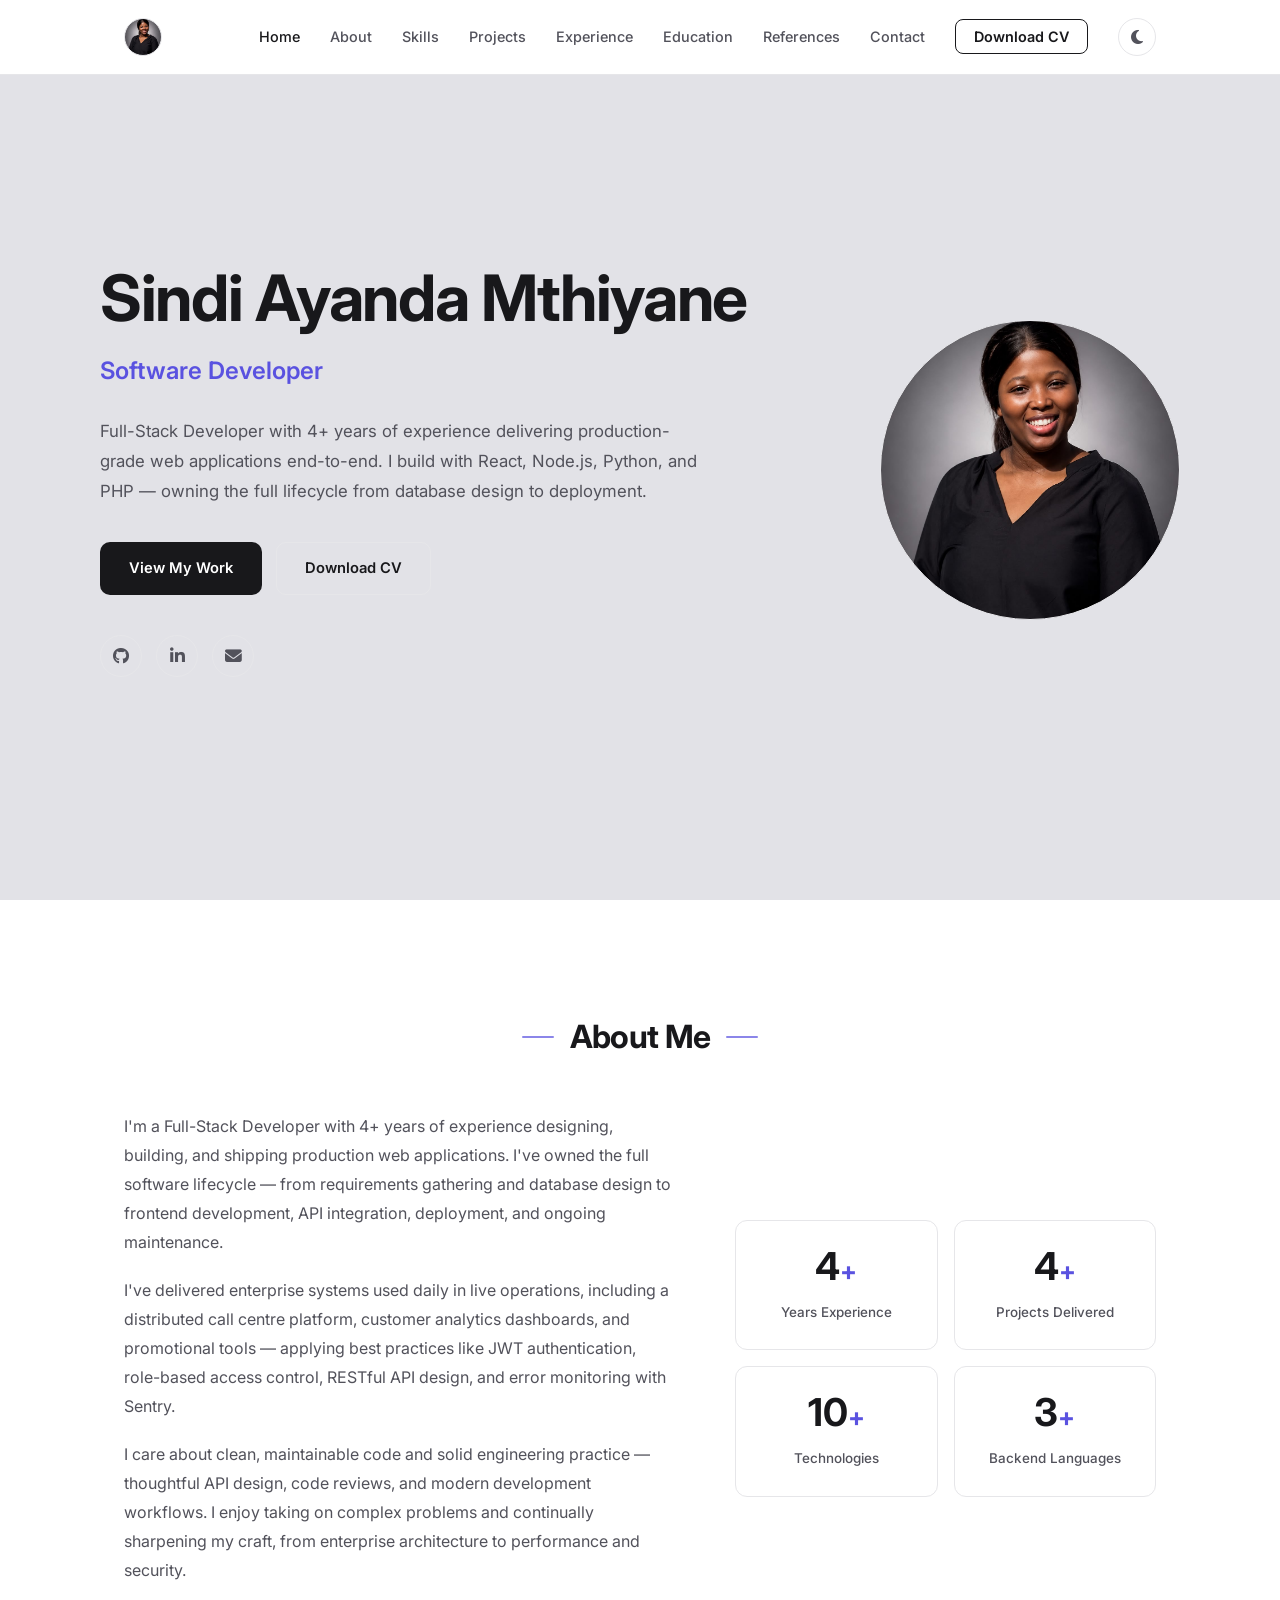
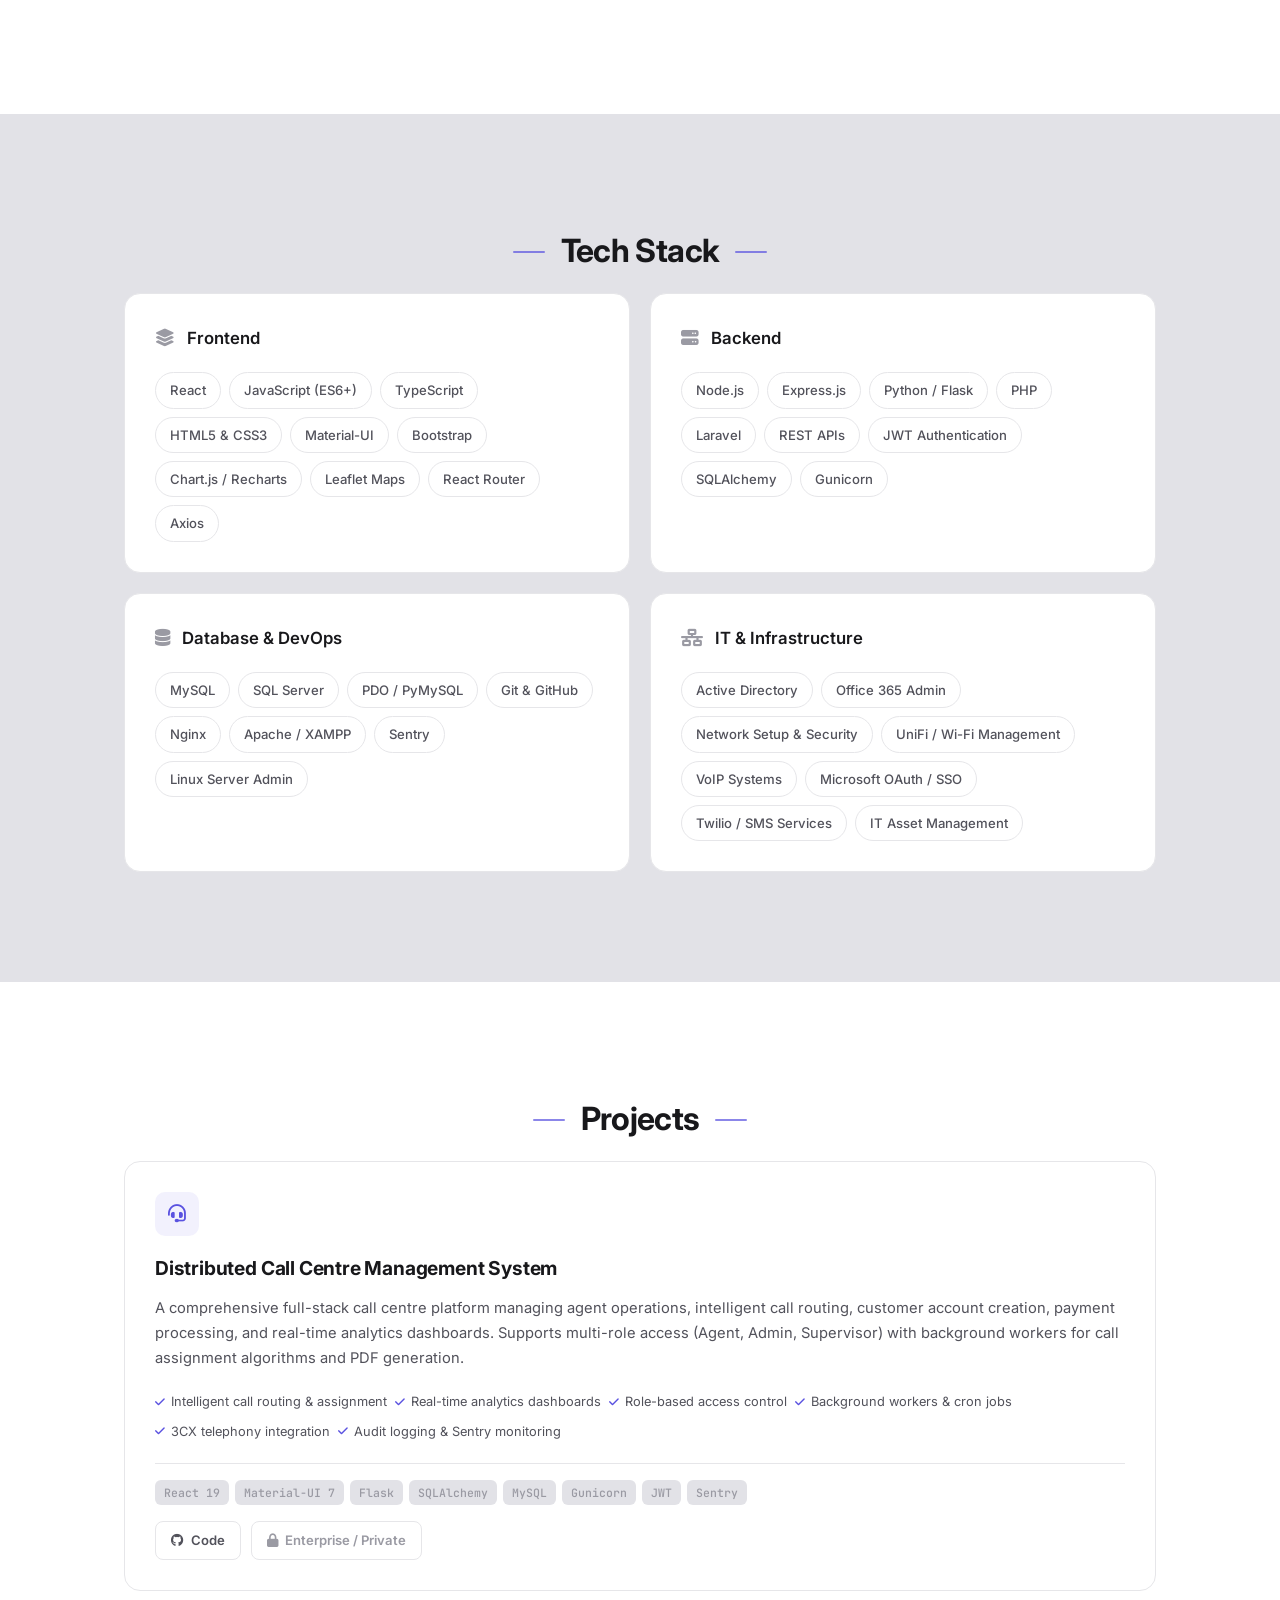
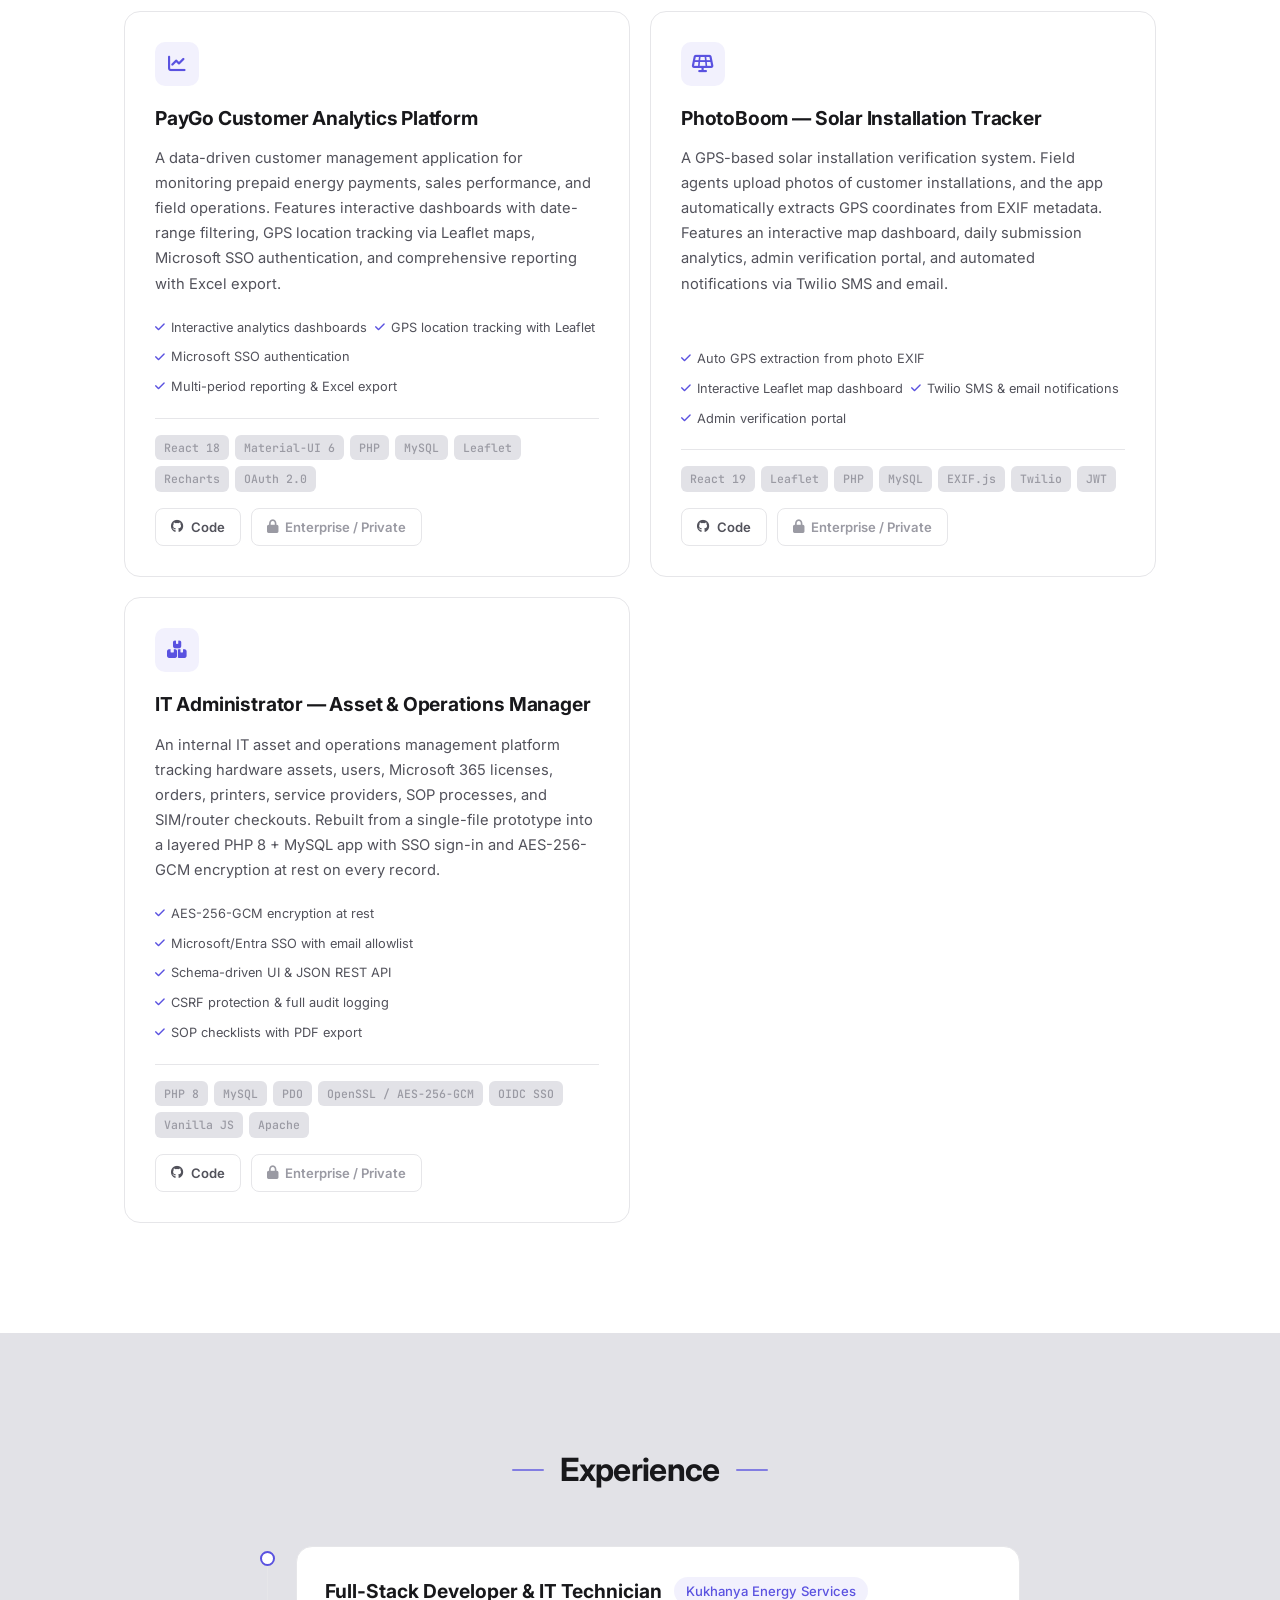
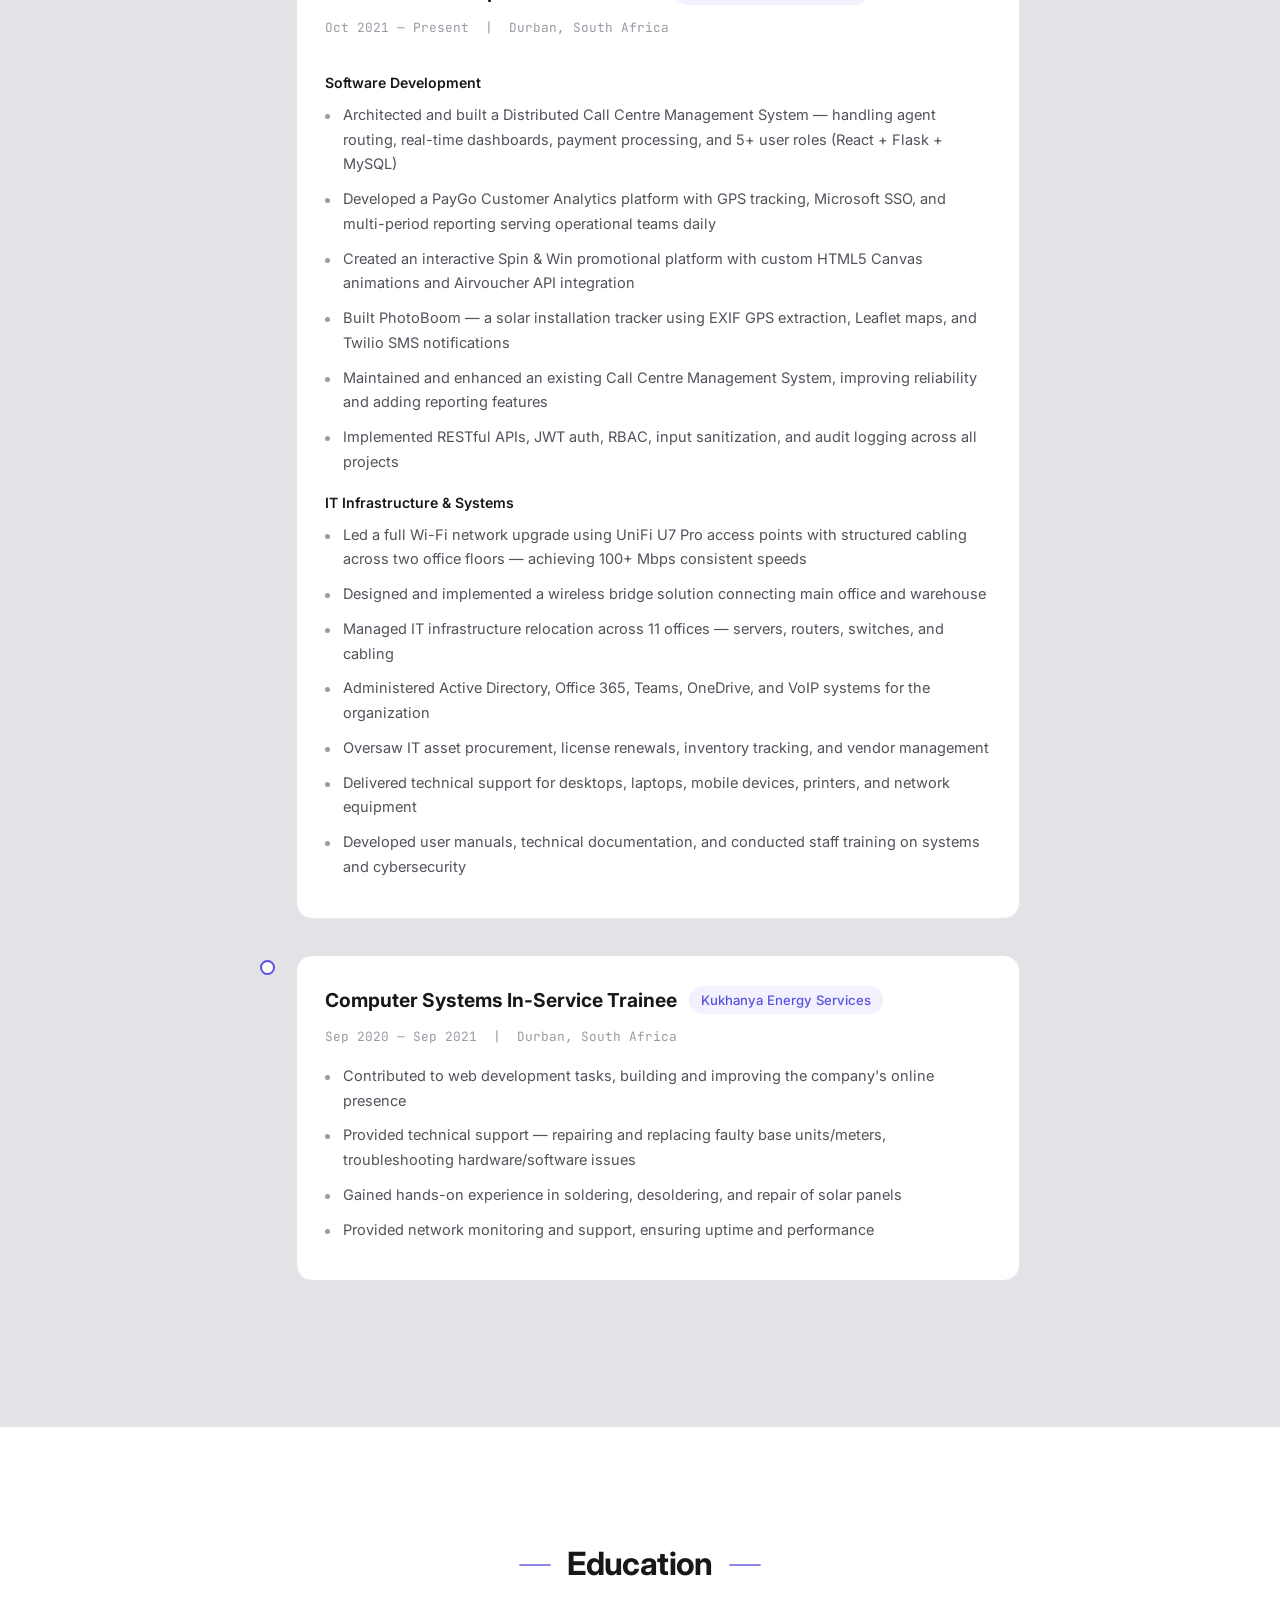
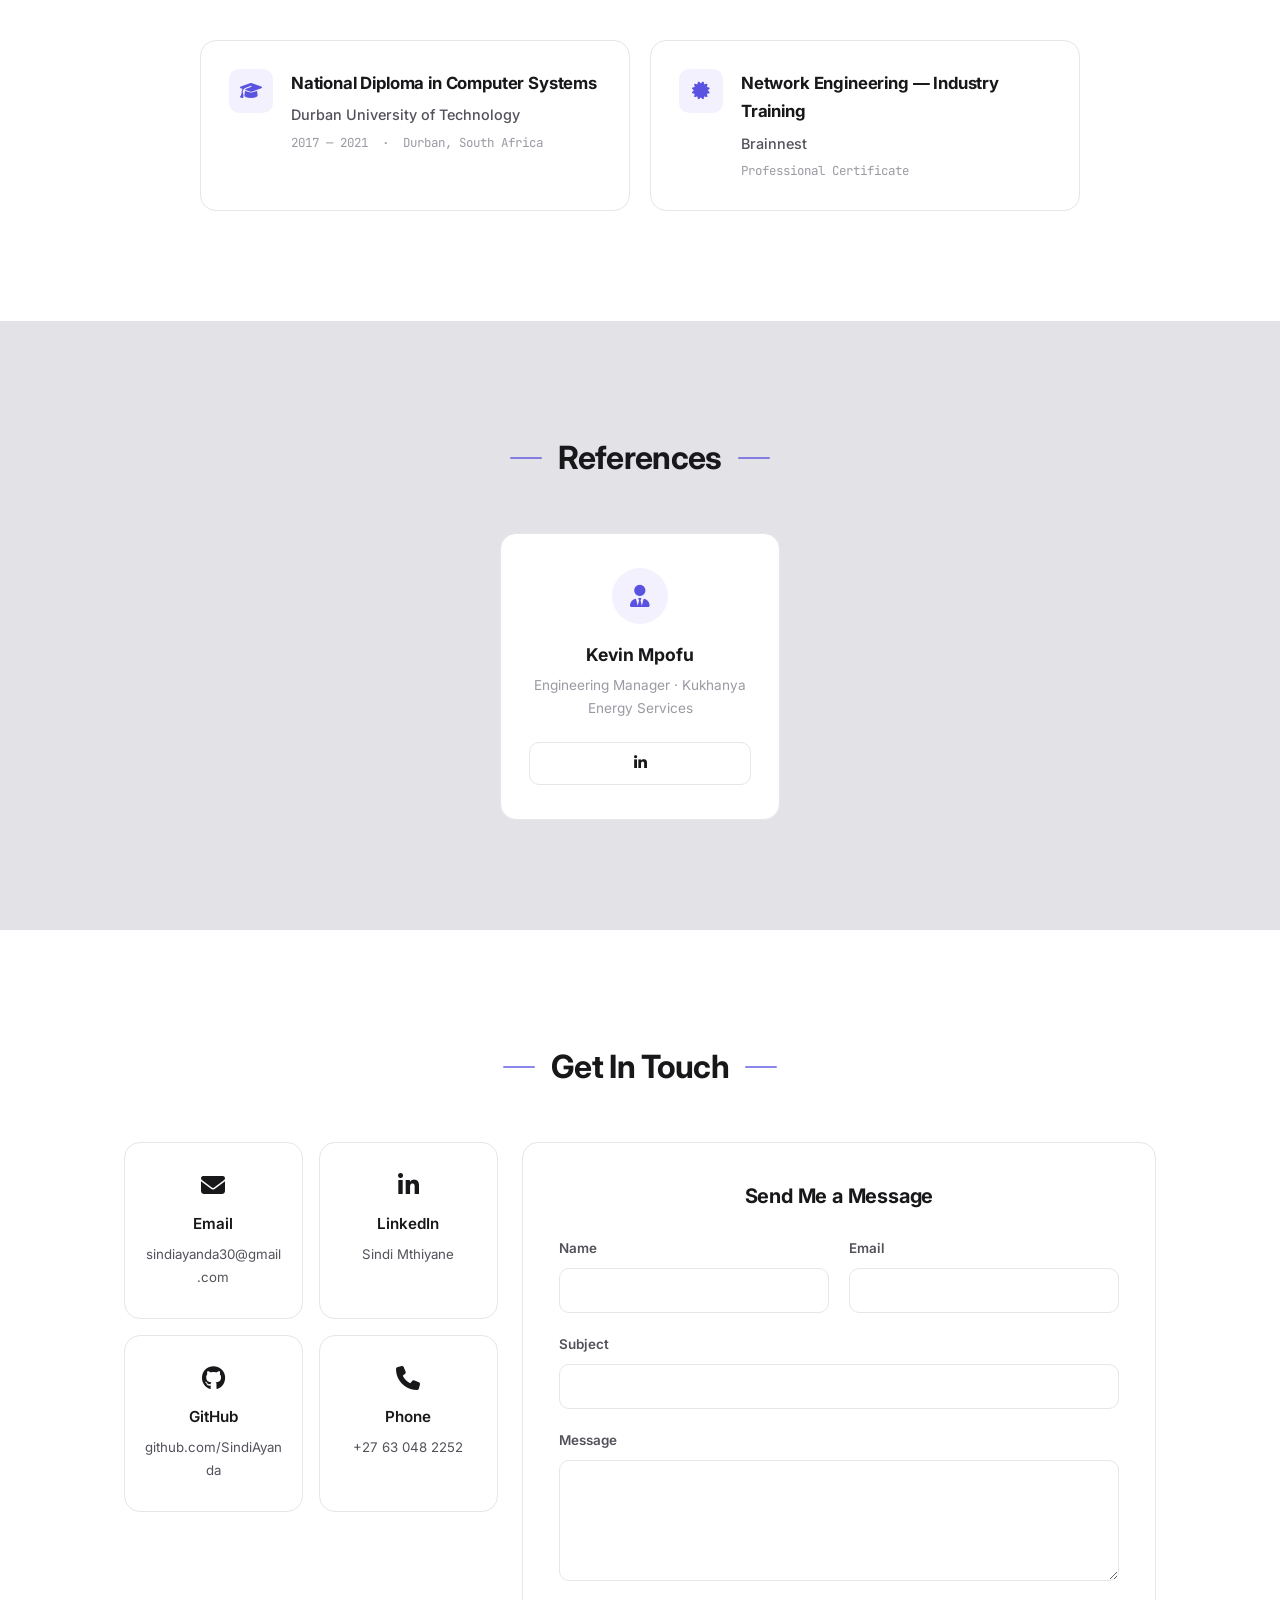
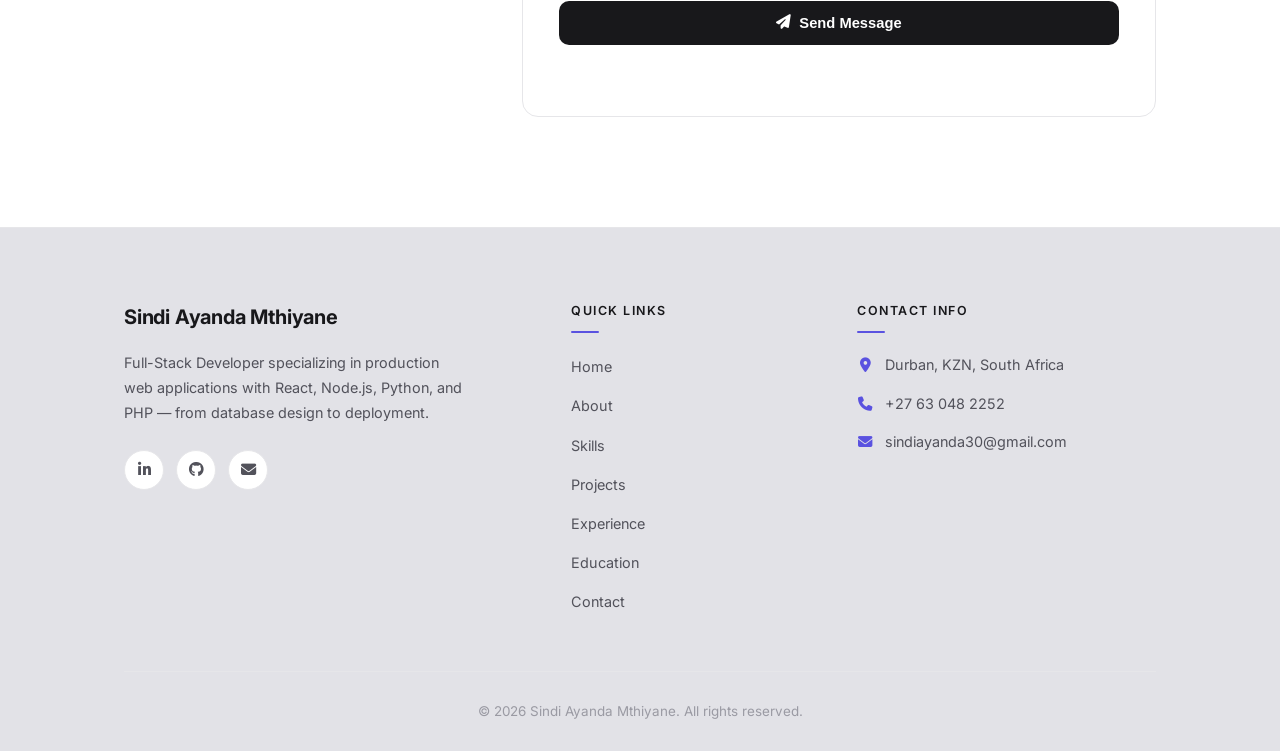
<file: index.html>
<!DOCTYPE html>
<html lang="en" data-theme="light">
<head>
    <meta charset="UTF-8">
    <meta name="viewport" content="width=device-width, initial-scale=1.0">
    <title>Sindi Ayanda Mthiyane | Full-Stack Developer</title>
    <meta name="description" content="Full-Stack Developer with 4+ years of experience building enterprise web applications">
    <link rel="icon" type="image/svg+xml" href="favicon.svg">
    <link rel="stylesheet" href="styles.css">
    <link rel="stylesheet" href="https://cdnjs.cloudflare.com/ajax/libs/font-awesome/6.5.1/css/all.min.css">
    <link href="https://fonts.googleapis.com/css2?family=Inter:wght@300;400;500;600;700;800&family=JetBrains+Mono:wght@400;500&display=swap" rel="stylesheet">
</head>
<body>
    <!-- Navigation -->
    <nav class="navbar" id="navbar">
        <div class="nav-container">
            <a href="#hero" class="nav-logo-link">
                <div class="nav-avatar" role="img" aria-label="Sindi Ayanda Mthiyane"></div>
            </a>
            <button class="nav-toggle" id="navToggle" aria-label="Toggle navigation">
                <span></span>
                <span></span>
                <span></span>
            </button>
            <ul class="nav-menu" id="navMenu">
                <li><a href="#hero" class="nav-link">Home</a></li>
                <li><a href="#about" class="nav-link">About</a></li>
                <li><a href="#skills" class="nav-link">Skills</a></li>
                <li><a href="#projects" class="nav-link">Projects</a></li>
                <li><a href="#experience" class="nav-link">Experience</a></li>
                <li><a href="#education" class="nav-link">Education</a></li>
                <li><a href="#references" class="nav-link">References</a></li>
                <li><a href="#contact" class="nav-link">Contact</a></li>
                <li><a href="cv.html" class="nav-link nav-cv-btn">Download CV</a></li>
                <li>
                    <button class="theme-toggle" id="themeToggle" aria-label="Toggle theme">
                        <i class="fas fa-moon"></i>
                        <i class="fas fa-sun"></i>
                    </button>
                </li>
            </ul>
        </div>
    </nav>

    <!-- Hero Section -->
    <section class="hero" id="hero">
        <div class="hero-content">
            <div class="hero-text">
                <h1 class="hero-name">Sindi Ayanda Mthiyane</h1>
                <h2 class="hero-title"><span class="typed-text">Software Developer</span></h2>
                <p class="hero-description">
                    Full-Stack Developer with 4+ years of experience delivering production-grade
                    web applications end-to-end. I build with React, Node.js, Python, and PHP —
                    owning the full lifecycle from database design to deployment.
                </p>
                <div class="hero-actions">
                    <a href="#projects" class="btn btn-primary">View My Work</a>
                    <a href="cv.html" class="btn btn-outline">Download CV</a>
                </div>
                <div class="hero-socials">
                    <a href="https://github.com/SindiAyanda" target="_blank" aria-label="GitHub"><i class="fab fa-github"></i></a>
                    <a href="https://linkedin.com/in/sindi-mthiyane-808678270" target="_blank" aria-label="LinkedIn"><i class="fab fa-linkedin-in"></i></a>
                    <a href="mailto:sindiayanda30@gmail.com" aria-label="Email"><i class="fas fa-envelope"></i></a>
                </div>
            </div>
            <div class="hero-avatar" role="img" aria-label="Sindi Ayanda Mthiyane"></div>
        </div>
    </section>

    <!-- About Section -->
    <section class="section" id="about">
        <div class="container">
            <h2 class="section-title">About Me</h2>
            <div class="about-grid">
                <div class="about-text">
                    <p>
                        I'm a Full-Stack Developer with 4+ years of experience designing, building,
                        and shipping production web applications. I've owned the full software lifecycle
                        — from requirements gathering and database design to frontend development,
                        API integration, deployment, and ongoing maintenance.
                    </p>
                    <p>
                        I've delivered enterprise systems used daily in live operations, including
                        a distributed call centre platform, customer analytics dashboards, and promotional
                        tools — applying best practices like JWT authentication, role-based access control,
                        RESTful API design, and error monitoring with Sentry.
                    </p>
                    <p>
                        I care about clean, maintainable code and solid engineering practice —
                        thoughtful API design, code reviews, and modern development workflows. I enjoy
                        taking on complex problems and continually sharpening my craft, from enterprise
                        architecture to performance and security.
                    </p>
                </div>
                <div class="about-stats">
                    <div class="stat-card">
                        <span class="stat-number" data-target="4">0</span><span class="stat-plus">+</span>
                        <span class="stat-label">Years Experience</span>
                    </div>
                    <div class="stat-card">
                        <span class="stat-number" data-target="4">0</span><span class="stat-plus">+</span>
                        <span class="stat-label">Projects Delivered</span>
                    </div>
                    <div class="stat-card">
                        <span class="stat-number" data-target="10">0</span><span class="stat-plus">+</span>
                        <span class="stat-label">Technologies</span>
                    </div>
                    <div class="stat-card">
                        <span class="stat-number" data-target="3">0</span><span class="stat-plus">+</span>
                        <span class="stat-label">Backend Languages</span>
                    </div>
                </div>
            </div>
        </div>
    </section>

    <!-- Skills Section -->
    <section class="section section-alt" id="skills">
        <div class="container">
            <h2 class="section-title">Tech Stack</h2>

            <div class="skills-grid">
                <div class="skill-category">
                    <div class="skill-category-header">
                        <i class="fas fa-layer-group"></i>
                        <h3>Frontend</h3>
                    </div>
                    <div class="skill-tags">
                        <span class="skill-tag">React</span>
                        <span class="skill-tag">JavaScript (ES6+)</span>
                        <span class="skill-tag">TypeScript</span>
                        <span class="skill-tag">HTML5 & CSS3</span>
                        <span class="skill-tag">Material-UI</span>
                        <span class="skill-tag">Bootstrap</span>
                        <span class="skill-tag">Chart.js / Recharts</span>
                        <span class="skill-tag">Leaflet Maps</span>
                        <span class="skill-tag">React Router</span>
                        <span class="skill-tag">Axios</span>
                    </div>
                </div>
                <div class="skill-category">
                    <div class="skill-category-header">
                        <i class="fas fa-server"></i>
                        <h3>Backend</h3>
                    </div>
                    <div class="skill-tags">
                        <span class="skill-tag">Node.js</span>
                        <span class="skill-tag">Express.js</span>
                        <span class="skill-tag">Python / Flask</span>
                        <span class="skill-tag">PHP</span>
                        <span class="skill-tag">Laravel</span>
                        <span class="skill-tag">REST APIs</span>
                        <span class="skill-tag">JWT Authentication</span>
                        <span class="skill-tag">SQLAlchemy</span>
                        <span class="skill-tag">Gunicorn</span>
                    </div>
                </div>
                <div class="skill-category">
                    <div class="skill-category-header">
                        <i class="fas fa-database"></i>
                        <h3>Database & DevOps</h3>
                    </div>
                    <div class="skill-tags">
                        <span class="skill-tag">MySQL</span>
                        <span class="skill-tag">SQL Server</span>
                        <span class="skill-tag">PDO / PyMySQL</span>
                        <span class="skill-tag">Git & GitHub</span>
                        <span class="skill-tag">Nginx</span>
                        <span class="skill-tag">Apache / XAMPP</span>
                        <span class="skill-tag">Sentry</span>
                        <span class="skill-tag">Linux Server Admin</span>
                    </div>
                </div>
                <div class="skill-category">
                    <div class="skill-category-header">
                        <i class="fas fa-network-wired"></i>
                        <h3>IT & Infrastructure</h3>
                    </div>
                    <div class="skill-tags">
                        <span class="skill-tag">Active Directory</span>
                        <span class="skill-tag">Office 365 Admin</span>
                        <span class="skill-tag">Network Setup & Security</span>
                        <span class="skill-tag">UniFi / Wi-Fi Management</span>
                        <span class="skill-tag">VoIP Systems</span>
                        <span class="skill-tag">Microsoft OAuth / SSO</span>
                        <span class="skill-tag">Twilio / SMS Services</span>
                        <span class="skill-tag">IT Asset Management</span>
                    </div>
                </div>
            </div>
        </div>
    </section>

    <!-- Projects Section -->
    <section class="section" id="projects">
        <div class="container">
            <h2 class="section-title">Projects</h2>
            <div class="projects-grid">
                <!-- Project 1: DCCMS -->
                <div class="project-card featured">
                    <div class="project-header">
                        <div class="project-icon"><i class="fas fa-headset"></i></div>
                    </div>
                    <h3 class="project-name">Distributed Call Centre Management System</h3>
                    <p class="project-description">
                        A comprehensive full-stack call centre platform managing agent operations,
                        intelligent call routing, customer account creation, payment processing,
                        and real-time analytics dashboards. Supports multi-role access (Agent, Admin,
                        Supervisor) with background workers for call assignment algorithms and PDF generation.
                    </p>
                    <div class="project-features">
                        <span><i class="fas fa-check"></i> Intelligent call routing & assignment</span>
                        <span><i class="fas fa-check"></i> Real-time analytics dashboards</span>
                        <span><i class="fas fa-check"></i> Role-based access control</span>
                        <span><i class="fas fa-check"></i> Background workers & cron jobs</span>
                        <span><i class="fas fa-check"></i> 3CX telephony integration</span>
                        <span><i class="fas fa-check"></i> Audit logging & Sentry monitoring</span>
                    </div>
                    <div class="project-tech">
                        <span>React 19</span>
                        <span>Material-UI 7</span>
                        <span>Flask</span>
                        <span>SQLAlchemy</span>
                        <span>MySQL</span>
                        <span>Gunicorn</span>
                        <span>JWT</span>
                        <span>Sentry</span>
                    </div>
                    <div class="project-links">
                        <a href="https://github.com/SindiAyanda" target="_blank" rel="noopener" class="project-link"><i class="fab fa-github"></i> Code</a>
                        <span class="project-link project-link-private"><i class="fas fa-lock"></i> Enterprise / Private</span>
                        <!-- To show a live demo instead, replace the line above with:
                        <a href="REPLACE_WITH_LIVE_URL" target="_blank" rel="noopener" class="project-link project-link-primary"><i class="fas fa-arrow-up-right-from-square"></i> Live Demo</a> -->
                    </div>
                </div>

                <!-- Project 2: PayGo Customers -->
                <div class="project-card">
                    <div class="project-header">
                        <div class="project-icon"><i class="fas fa-chart-line"></i></div>
                    </div>
                    <h3 class="project-name">PayGo Customer Analytics Platform</h3>
                    <p class="project-description">
                        A data-driven customer management application for monitoring prepaid energy
                        payments, sales performance, and field operations. Features interactive dashboards
                        with date-range filtering, GPS location tracking via Leaflet maps, Microsoft SSO
                        authentication, and comprehensive reporting with Excel export.
                    </p>
                    <div class="project-features">
                        <span><i class="fas fa-check"></i> Interactive analytics dashboards</span>
                        <span><i class="fas fa-check"></i> GPS location tracking with Leaflet</span>
                        <span><i class="fas fa-check"></i> Microsoft SSO authentication</span>
                        <span><i class="fas fa-check"></i> Multi-period reporting & Excel export</span>
                    </div>
                    <div class="project-tech">
                        <span>React 18</span>
                        <span>Material-UI 6</span>
                        <span>PHP</span>
                        <span>MySQL</span>
                        <span>Leaflet</span>
                        <span>Recharts</span>
                        <span>OAuth 2.0</span>
                    </div>
                    <div class="project-links">
                        <a href="https://github.com/SindiAyanda" target="_blank" rel="noopener" class="project-link"><i class="fab fa-github"></i> Code</a>
                        <span class="project-link project-link-private"><i class="fas fa-lock"></i> Enterprise / Private</span>
                    </div>
                </div>

                <!-- Project 4: Coordinate / PhotoBoom -->
                <div class="project-card">
                    <div class="project-header">
                        <div class="project-icon"><i class="fas fa-solar-panel"></i></div>
                    </div>
                    <h3 class="project-name">PhotoBoom — Solar Installation Tracker</h3>
                    <p class="project-description">
                        A GPS-based solar installation verification system. Field agents upload photos
                        of customer installations, and the app automatically extracts GPS coordinates
                        from EXIF metadata. Features an interactive map dashboard, daily submission
                        analytics, admin verification portal, and automated notifications via Twilio SMS
                        and email.
                    </p>
                    <div class="project-features">
                        <span><i class="fas fa-check"></i> Auto GPS extraction from photo EXIF</span>
                        <span><i class="fas fa-check"></i> Interactive Leaflet map dashboard</span>
                        <span><i class="fas fa-check"></i> Twilio SMS & email notifications</span>
                        <span><i class="fas fa-check"></i> Admin verification portal</span>
                    </div>
                    <div class="project-tech">
                        <span>React 19</span>
                        <span>Leaflet</span>
                        <span>PHP</span>
                        <span>MySQL</span>
                        <span>EXIF.js</span>
                        <span>Twilio</span>
                        <span>JWT</span>
                    </div>
                    <div class="project-links">
                        <a href="https://github.com/SindiAyanda" target="_blank" rel="noopener" class="project-link"><i class="fab fa-github"></i> Code</a>
                        <span class="project-link project-link-private"><i class="fas fa-lock"></i> Enterprise / Private</span>
                    </div>
                </div>

                <!-- Project 5: IT Administrator -->
                <div class="project-card">
                    <div class="project-header">
                        <div class="project-icon"><i class="fas fa-boxes-stacked"></i></div>
                    </div>
                    <h3 class="project-name">IT Administrator — Asset & Operations Manager</h3>
                    <p class="project-description">
                        An internal IT asset and operations management platform tracking hardware assets,
                        users, Microsoft 365 licenses, orders, printers, service providers, SOP processes,
                        and SIM/router checkouts. Rebuilt from a single-file prototype into a layered PHP 8 +
                        MySQL app with SSO sign-in and AES-256-GCM encryption at rest on every record.
                    </p>
                    <div class="project-features">
                        <span><i class="fas fa-check"></i> AES-256-GCM encryption at rest</span>
                        <span><i class="fas fa-check"></i> Microsoft/Entra SSO with email allowlist</span>
                        <span><i class="fas fa-check"></i> Schema-driven UI & JSON REST API</span>
                        <span><i class="fas fa-check"></i> CSRF protection & full audit logging</span>
                        <span><i class="fas fa-check"></i> SOP checklists with PDF export</span>
                    </div>
                    <div class="project-tech">
                        <span>PHP 8</span>
                        <span>MySQL</span>
                        <span>PDO</span>
                        <span>OpenSSL / AES-256-GCM</span>
                        <span>OIDC SSO</span>
                        <span>Vanilla JS</span>
                        <span>Apache</span>
                    </div>
                    <div class="project-links">
                        <a href="https://github.com/SindiAyanda" target="_blank" rel="noopener" class="project-link"><i class="fab fa-github"></i> Code</a>
                        <span class="project-link project-link-private"><i class="fas fa-lock"></i> Enterprise / Private</span>
                    </div>
                </div>
            </div>
        </div>
    </section>

    <!-- Experience Section -->
    <section class="section section-alt" id="experience">
        <div class="container">
            <h2 class="section-title">Experience</h2>
            <div class="timeline">
                <!-- Current Role -->
                <div class="timeline-item">
                    <div class="timeline-dot"></div>
                    <div class="timeline-content">
                        <div class="timeline-header">
                            <h3>Full-Stack Developer & IT Technician</h3>
                            <span class="timeline-company">Kukhanya Energy Services</span>
                        </div>
                        <span class="timeline-date">Oct 2021 — Present &nbsp;|&nbsp; Durban, South Africa</span>

                        <p class="timeline-subtitle">Software Development</p>
                        <ul class="timeline-list">
                            <li>Architected and built a Distributed Call Centre Management System — handling agent routing, real-time dashboards, payment processing, and 5+ user roles (React + Flask + MySQL)</li>
                            <li>Developed a PayGo Customer Analytics platform with GPS tracking, Microsoft SSO, and multi-period reporting serving operational teams daily</li>
                            <li>Created an interactive Spin & Win promotional platform with custom HTML5 Canvas animations and Airvoucher API integration</li>
                            <li>Built PhotoBoom — a solar installation tracker using EXIF GPS extraction, Leaflet maps, and Twilio SMS notifications</li>
                            <li>Maintained and enhanced an existing Call Centre Management System, improving reliability and adding reporting features</li>
                            <li>Implemented RESTful APIs, JWT auth, RBAC, input sanitization, and audit logging across all projects</li>
                        </ul>

                        <p class="timeline-subtitle">IT Infrastructure & Systems</p>
                        <ul class="timeline-list">
                            <li>Led a full Wi-Fi network upgrade using UniFi U7 Pro access points with structured cabling across two office floors — achieving 100+ Mbps consistent speeds</li>
                            <li>Designed and implemented a wireless bridge solution connecting main office and warehouse</li>
                            <li>Managed IT infrastructure relocation across 11 offices — servers, routers, switches, and cabling</li>
                            <li>Administered Active Directory, Office 365, Teams, OneDrive, and VoIP systems for the organization</li>
                            <li>Oversaw IT asset procurement, license renewals, inventory tracking, and vendor management</li>
                            <li>Delivered technical support for desktops, laptops, mobile devices, printers, and network equipment</li>
                            <li>Developed user manuals, technical documentation, and conducted staff training on systems and cybersecurity</li>
                        </ul>
                    </div>
                </div>

                <!-- Internship -->
                <div class="timeline-item">
                    <div class="timeline-dot"></div>
                    <div class="timeline-content">
                        <div class="timeline-header">
                            <h3>Computer Systems In-Service Trainee</h3>
                            <span class="timeline-company">Kukhanya Energy Services</span>
                        </div>
                        <span class="timeline-date">Sep 2020 — Sep 2021 &nbsp;|&nbsp; Durban, South Africa</span>
                        <ul class="timeline-list">
                            <li>Contributed to web development tasks, building and improving the company's online presence</li>
                            <li>Provided technical support — repairing and replacing faulty base units/meters, troubleshooting hardware/software issues</li>
                            <li>Gained hands-on experience in soldering, desoldering, and repair of solar panels</li>
                            <li>Provided network monitoring and support, ensuring uptime and performance</li>
                        </ul>
                    </div>
                </div>
            </div>
        </div>
    </section>

    <!-- Education Section -->
    <section class="section" id="education">
        <div class="container">
            <h2 class="section-title">Education</h2>
            <div class="education-grid">
                <div class="education-card">
                    <div class="education-icon"><i class="fas fa-graduation-cap"></i></div>
                    <div class="education-body">
                        <h3>National Diploma in Computer Systems</h3>
                        <span class="education-org">Durban University of Technology</span>
                        <span class="education-date">2017 — 2021 &nbsp;·&nbsp; Durban, South Africa</span>
                    </div>
                </div>
                <div class="education-card">
                    <div class="education-icon"><i class="fas fa-certificate"></i></div>
                    <div class="education-body">
                        <h3>Network Engineering — Industry Training</h3>
                        <span class="education-org">Brainnest</span>
                        <span class="education-date">Professional Certificate</span>
                    </div>
                </div>
            </div>
        </div>
    </section>

    <!-- References Section -->
    <section class="section section-alt" id="references">
        <div class="container">
            <h2 class="section-title">References</h2>
            <div class="references-grid">
                <div class="reference-card">
                    <div class="reference-icon"><i class="fas fa-user-tie"></i></div>
                    <h3 class="reference-name">Kevin Mpofu</h3>
                    <span class="reference-role">Engineering Manager · Kukhanya Energy Services</span>
                    <a href="https://www.linkedin.com/in/kevin-mpofu/" target="_blank" rel="noopener" class="btn btn-outline reference-link">
                        <i class="fab fa-linkedin-in"></i>
                    </a>
                </div>
            </div>
        </div>
    </section>

    <!-- Contact Section -->
    <section class="section" id="contact">
        <div class="container">
            <h2 class="section-title">Get In Touch</h2>
            <div class="contact-layout">
                <div class="contact-grid">
                <a href="mailto:sindiayanda30@gmail.com" class="contact-card">
                    <i class="fas fa-envelope"></i>
                    <h3>Email</h3>
                    <p>sindiayanda30@gmail.com</p>
                </a>
                <a href="https://linkedin.com/in/sindi-mthiyane-808678270" target="_blank" class="contact-card">
                    <i class="fab fa-linkedin-in"></i>
                    <h3>LinkedIn</h3>
                    <p>Sindi Mthiyane</p>
                </a>
                <a href="https://github.com/SindiAyanda" target="_blank" class="contact-card">
                    <i class="fab fa-github"></i>
                    <h3>GitHub</h3>
                    <p>github.com/SindiAyanda</p>
                </a>
                <a href="tel:+27630482252" class="contact-card">
                    <i class="fas fa-phone"></i>
                    <h3>Phone</h3>
                    <p>+27 63 048 2252</p>
                </a>
            </div>

            <form class="contact-form" id="contactForm" action="https://formspree.io/f/xdargoer" method="POST">
                <h3 class="form-title">Send Me a Message</h3>
                <div class="form-row">
                    <div class="form-group">
                        <label for="cf-name">Name</label>
                        <input type="text" id="cf-name" name="name"  required>
                    </div>
                    <div class="form-group">
                        <label for="cf-email">Email</label>
                        <input type="email" id="cf-email" name="email" required>
                    </div>
                </div>
                <div class="form-group">
                    <label for="cf-subject">Subject</label>
                    <input type="text" id="cf-subject" name="subject">
                </div>
                <div class="form-group">
                    <label for="cf-message">Message</label>
                    <textarea id="cf-message" name="message" rows="5" required></textarea>
                </div>
                <button type="submit" class="btn btn-primary form-submit">
                    <i class="fas fa-paper-plane"></i> Send Message
                </button>
                <p class="form-status" id="formStatus" role="status"></p>
            </form>
            </div>
        </div>
    </section>

    <!-- Footer -->
    <footer class="footer">
        <div class="container">
            <div class="footer-grid">
                <div class="footer-col footer-about">
                    <h3 class="footer-name">Sindi Ayanda Mthiyane</h3>
                    <p>
                        Full-Stack Developer specializing in production web applications
                        with React, Node.js, Python, and PHP — from database design to deployment.
                    </p>
                    <div class="footer-socials">
                        <a href="https://linkedin.com/in/sindi-mthiyane-808678270" target="_blank" rel="noopener" aria-label="LinkedIn"><i class="fab fa-linkedin-in"></i></a>
                        <a href="https://github.com/SindiAyanda" target="_blank" rel="noopener" aria-label="GitHub"><i class="fab fa-github"></i></a>
                        <a href="mailto:sindiayanda30@gmail.com" aria-label="Email"><i class="fas fa-envelope"></i></a>
                    </div>
                </div>

                <div class="footer-col">
                    <h4 class="footer-heading">Quick Links</h4>
                    <ul class="footer-links">
                        <li><a href="#hero">Home</a></li>
                        <li><a href="#about">About</a></li>
                        <li><a href="#skills">Skills</a></li>
                        <li><a href="#projects">Projects</a></li>
                        <li><a href="#experience">Experience</a></li>
                        <li><a href="#education">Education</a></li>
                        <li><a href="#contact">Contact</a></li>
                    </ul>
                </div>

                <div class="footer-col">
                    <h4 class="footer-heading">Contact Info</h4>
                    <ul class="footer-contact">
                        <li><i class="fas fa-location-dot"></i> Durban, KZN, South Africa</li>
                        <li><i class="fas fa-phone"></i> <a href="tel:+27630482252">+27 63 048 2252</a></li>
                        <li><i class="fas fa-envelope"></i> <a href="mailto:sindiayanda30@gmail.com">sindiayanda30@gmail.com</a></li>
                    </ul>
                </div>
            </div>

            <div class="footer-bottom">
                <p>&copy; 2026 Sindi Ayanda Mthiyane. All rights reserved.</p>
            </div>
        </div>
    </footer>

    <!-- Back to top -->
    <button class="back-to-top" id="backToTop" aria-label="Back to top">
        <i class="fas fa-arrow-up"></i>
    </button>

    <script src="script.js"></script>
</body>
</html>
</file>
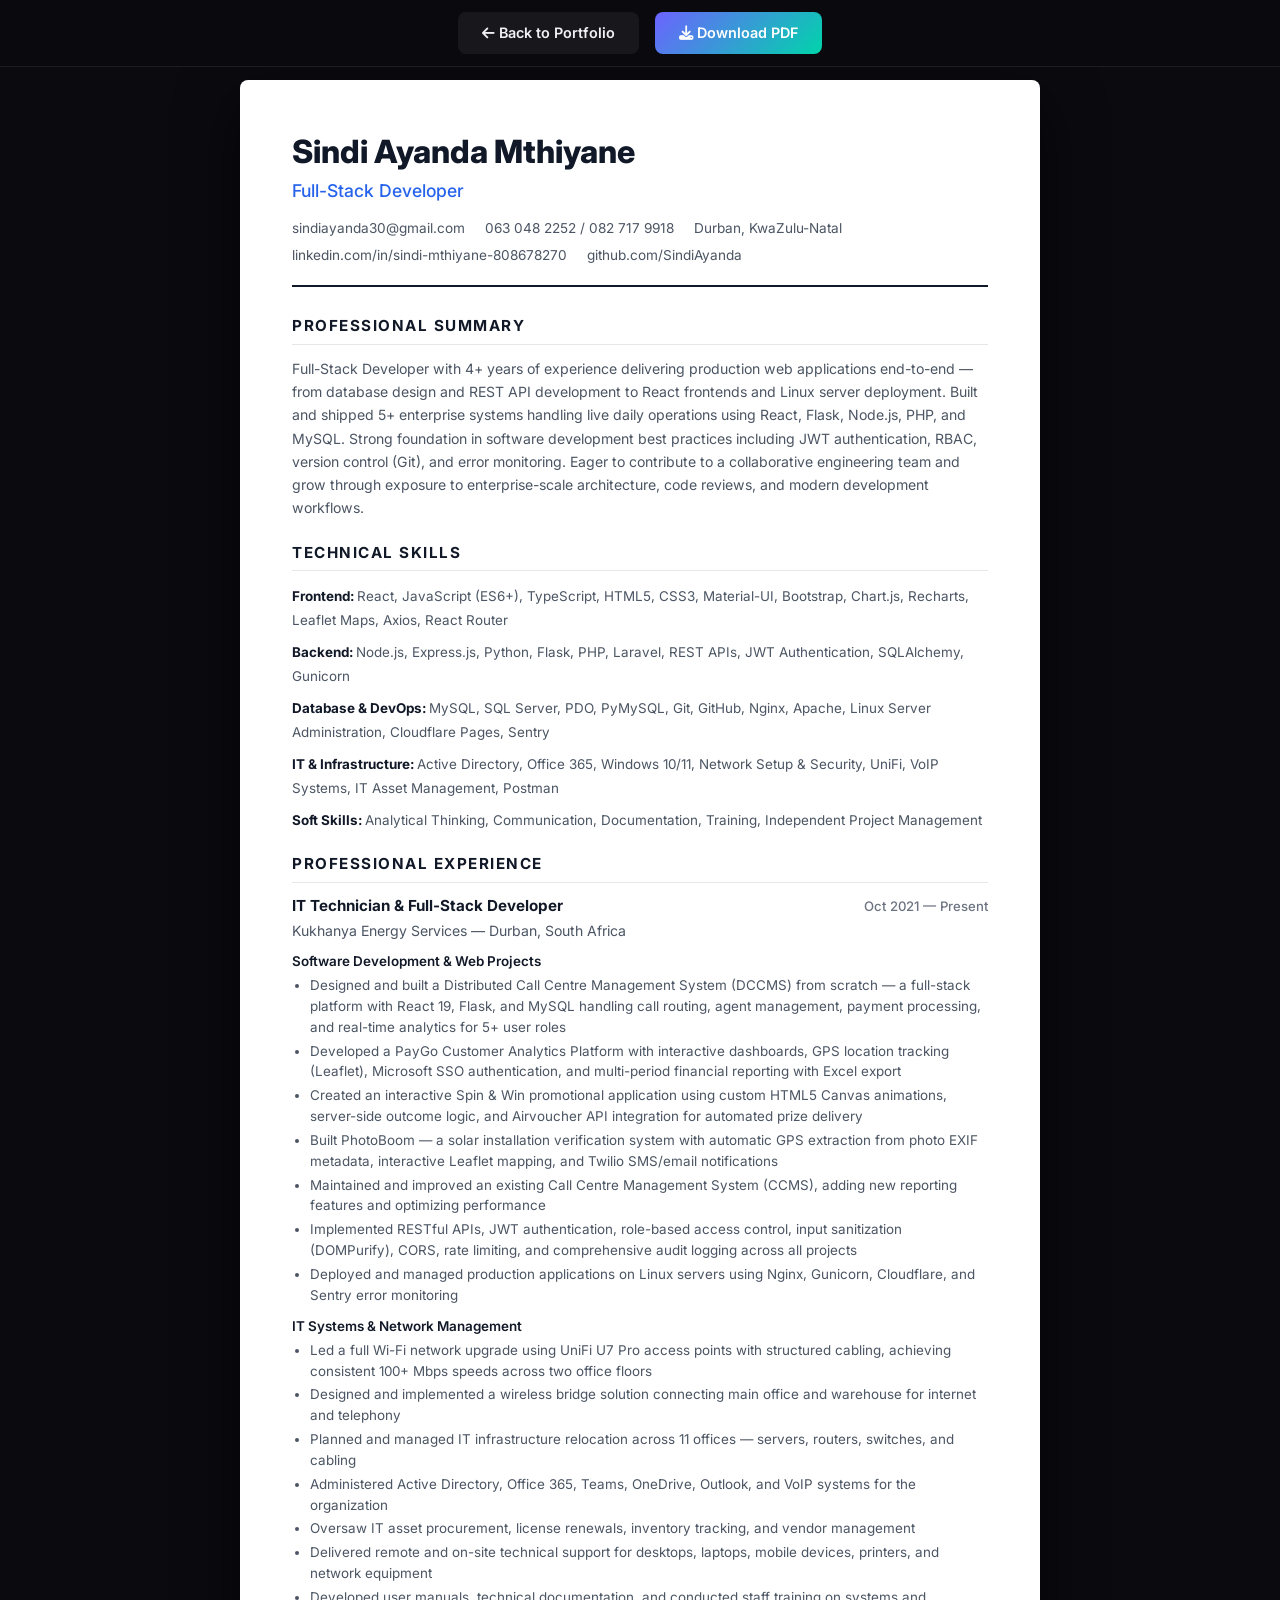
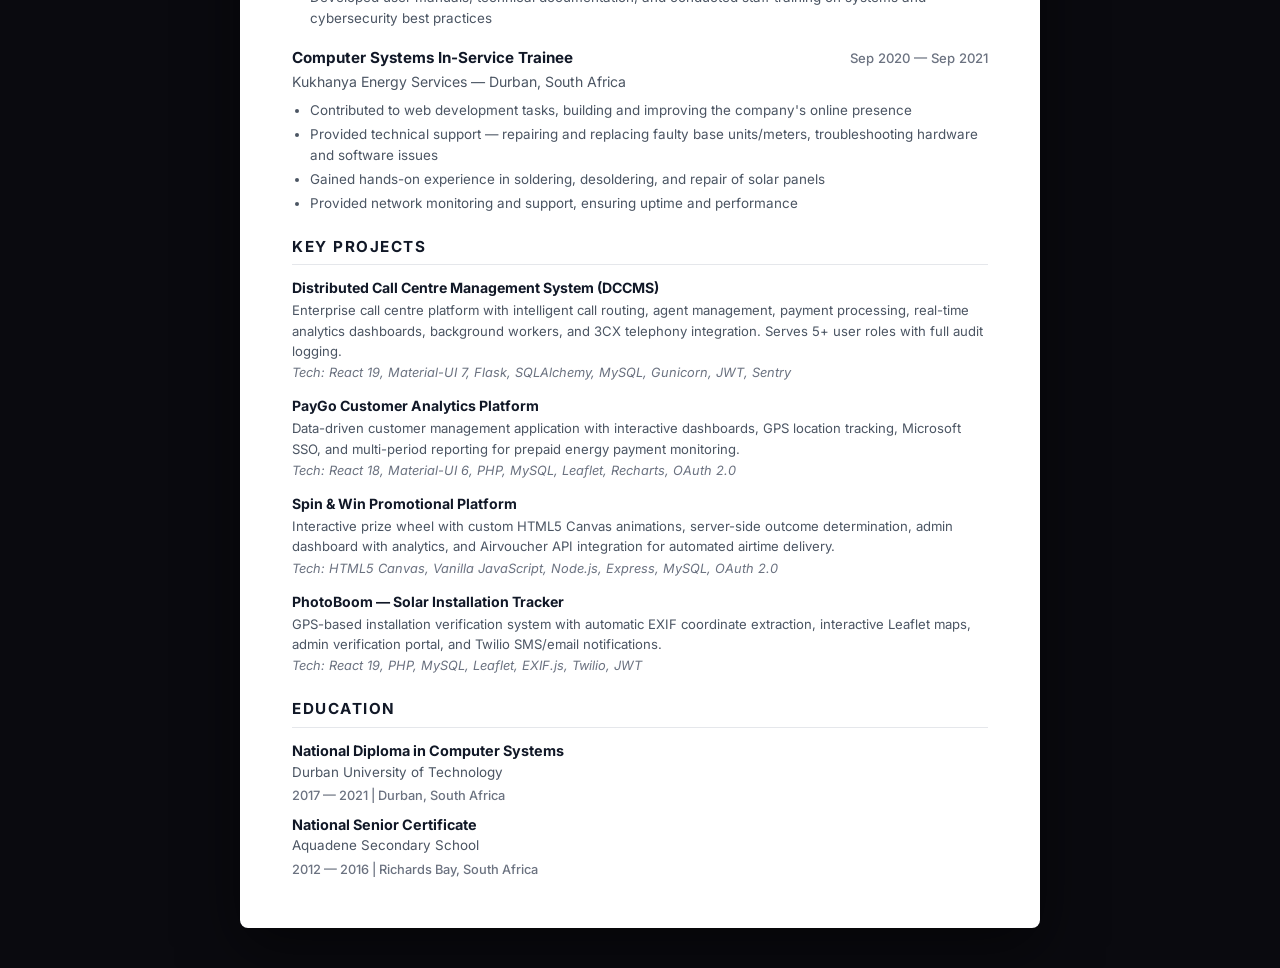
<file: cv.html>
<!DOCTYPE html>
<html lang="en">
<head>
    <meta charset="UTF-8">
    <meta name="viewport" content="width=device-width, initial-scale=1.0">
    <title>CV — Sindi Ayanda Mthiyane | Full-Stack Developer</title>
    <link rel="icon" type="image/svg+xml" href="favicon.svg">
    <link href="https://fonts.googleapis.com/css2?family=Inter:wght@300;400;500;600;700;800&display=swap" rel="stylesheet">
    <link rel="stylesheet" href="https://cdnjs.cloudflare.com/ajax/libs/font-awesome/6.5.1/css/all.min.css">
    <style>
        *, *::before, *::after { margin: 0; padding: 0; box-sizing: border-box; }

        :root {
            --primary: #2563eb;
            --bg: #0a0a0f;
            --bg-page: #fff;
            --text: #111827;
            --text-light: #4b5563;
            --text-muted: #6b7280;
            --border: #e5e7eb;
        }

        body {
            font-family: 'Inter', 'Segoe UI', Arial, sans-serif;
            background: var(--bg);
            color: var(--text);
            line-height: 1.5;
            -webkit-font-smoothing: antialiased;
        }

        .cv-actions {
            position: fixed;
            top: 0; left: 0; right: 0;
            z-index: 100;
            background: rgba(10, 10, 15, 0.95);
            backdrop-filter: blur(20px);
            border-bottom: 1px solid rgba(255,255,255,0.08);
            padding: 12px 24px;
            display: flex;
            justify-content: center;
            gap: 16px;
        }

        .cv-actions a, .cv-actions button {
            padding: 10px 24px;
            border-radius: 8px;
            font-size: 0.9rem;
            font-weight: 600;
            cursor: pointer;
            text-decoration: none;
            transition: 0.3s ease;
            border: none;
            font-family: inherit;
        }

        .btn-back {
            background: rgba(255,255,255,0.06);
            color: #f0f0f5;
            border: 1px solid rgba(255,255,255,0.1);
        }
        .btn-back:hover { border-color: rgba(255,255,255,0.25); }

        .btn-print {
            background: linear-gradient(135deg, #6c63ff, #00d4aa);
            color: white;
        }
        .btn-print:hover { transform: translateY(-1px); box-shadow: 0 4px 15px rgba(108,99,255,0.4); }

        /* ===== ATS-Friendly CV Layout ===== */
        .cv-page {
            max-width: 800px;
            margin: 80px auto 40px;
            background: var(--bg-page);
            border-radius: 8px;
            overflow: hidden;
            box-shadow: 0 20px 60px rgba(0,0,0,0.5);
            padding: 48px 52px;
        }

        /* Header — Simple, left-aligned for ATS */
        .cv-name {
            font-size: 2rem;
            font-weight: 800;
            color: var(--text);
            margin-bottom: 2px;
        }

        .cv-title {
            font-size: 1.1rem;
            font-weight: 500;
            color: var(--primary);
            margin-bottom: 14px;
        }

        .cv-contact {
            display: flex;
            flex-wrap: wrap;
            gap: 6px 20px;
            font-size: 0.85rem;
            color: var(--text-light);
            margin-bottom: 28px;
            padding-bottom: 20px;
            border-bottom: 2px solid var(--text);
        }

        .cv-contact span {
            white-space: nowrap;
        }

        .cv-contact a {
            color: var(--text-light);
            text-decoration: none;
        }

        /* Sections */
        .cv-section {
            margin-bottom: 22px;
        }

        .cv-section:last-child { margin-bottom: 0; }

        .cv-section h2 {
            font-size: 0.95rem;
            font-weight: 700;
            text-transform: uppercase;
            letter-spacing: 1.5px;
            color: var(--text);
            padding-bottom: 6px;
            border-bottom: 1.5px solid var(--border);
            margin-bottom: 12px;
        }

        /* Summary */
        .cv-summary {
            font-size: 0.88rem;
            color: var(--text-light);
            line-height: 1.65;
        }

        /* Experience entries */
        .cv-entry {
            margin-bottom: 18px;
        }
        .cv-entry:last-child { margin-bottom: 0; }

        .cv-entry-header {
            display: flex;
            justify-content: space-between;
            align-items: baseline;
            flex-wrap: wrap;
            gap: 4px;
            margin-bottom: 2px;
        }

        .cv-entry-title {
            font-size: 0.95rem;
            font-weight: 700;
            color: var(--text);
        }

        .cv-entry-date {
            font-size: 0.82rem;
            color: var(--text-muted);
            font-weight: 500;
        }

        .cv-entry-company {
            font-size: 0.88rem;
            color: var(--text-light);
            margin-bottom: 8px;
        }

        .cv-entry-subtitle {
            font-size: 0.84rem;
            font-weight: 600;
            color: var(--text);
            margin-top: 10px;
            margin-bottom: 4px;
        }

        .cv-entry ul {
            padding-left: 18px;
            list-style: disc;
        }

        .cv-entry li {
            font-size: 0.84rem;
            color: var(--text-light);
            line-height: 1.55;
            margin-bottom: 3px;
        }

        /* Skills — simple inline for ATS */
        .cv-skills-list {
            margin-bottom: 8px;
        }

        .cv-skills-list strong {
            font-size: 0.84rem;
            color: var(--text);
        }

        .cv-skills-list span {
            font-size: 0.84rem;
            color: var(--text-light);
        }

        /* Projects — simple list for ATS */
        .cv-project-entry {
            margin-bottom: 12px;
        }
        .cv-project-entry:last-child { margin-bottom: 0; }

        .cv-project-entry h3 {
            font-size: 0.88rem;
            font-weight: 700;
            color: var(--text);
            margin-bottom: 2px;
        }

        .cv-project-entry p {
            font-size: 0.82rem;
            color: var(--text-light);
            line-height: 1.55;
            margin-bottom: 2px;
        }

        .cv-project-entry .cv-tech-line {
            font-size: 0.8rem;
            color: var(--text-muted);
            font-style: italic;
        }

        /* Education */
        .cv-edu-entry {
            margin-bottom: 8px;
        }
        .cv-edu-entry:last-child { margin-bottom: 0; }

        .cv-edu-entry h3 {
            font-size: 0.9rem;
            font-weight: 700;
            color: var(--text);
        }

        .cv-edu-entry p {
            font-size: 0.84rem;
            color: var(--text-light);
        }

        .cv-edu-entry .cv-entry-date {
            font-size: 0.8rem;
        }

        /* ===== Print Styles ===== */
        @media print {
            body { background: white; }
            .cv-actions { display: none; }
            .cv-page {
                margin: 0;
                box-shadow: none;
                border-radius: 0;
                padding: 36px 44px;
            }
            @page { margin: 0.4in 0; size: A4; }
            .cv-entry { break-inside: avoid; }
            .cv-project-entry { break-inside: avoid; }
        }

        @media (max-width: 600px) {
            .cv-page { padding: 28px 24px; }
            .cv-name { font-size: 1.6rem; }
            .cv-entry-header { flex-direction: column; }
        }
    </style>
</head>
<body>
    <div class="cv-actions">
        <a href="index.html" class="btn-back"><i class="fas fa-arrow-left"></i> Back to Portfolio</a>
        <button class="btn-print" onclick="window.print()"><i class="fas fa-download"></i> Download PDF</button>
    </div>

    <div class="cv-page">
        <!-- Header -->
        <h1 class="cv-name">Sindi Ayanda Mthiyane</h1>
        <div class="cv-title">Full-Stack Developer</div>
        <div class="cv-contact">
            <span>sindiayanda30@gmail.com</span>
            <span>063 048 2252 / 082 717 9918</span>
            <span>Durban, KwaZulu-Natal</span>
            <span><a href="https://linkedin.com/in/sindi-mthiyane-808678270">linkedin.com/in/sindi-mthiyane-808678270</a></span>
            <span><a href="https://github.com/SindiAyanda">github.com/SindiAyanda</a></span>
        </div>

        <!-- Professional Summary -->
        <div class="cv-section">
            <h2>Professional Summary</h2>
            <p class="cv-summary">
                Full-Stack Developer with 4+ years of experience delivering production web applications
                end-to-end — from database design and REST API development to React frontends and Linux
                server deployment. Built and shipped 5+ enterprise systems handling live daily operations
                using React, Flask, Node.js, PHP, and MySQL. Strong foundation in software development
                best practices including JWT authentication, RBAC, version control (Git), and error
                monitoring. Eager to contribute to a collaborative engineering team and grow through
                exposure to enterprise-scale architecture, code reviews, and modern development workflows.
            </p>
        </div>

        <!-- Technical Skills -->
        <div class="cv-section">
            <h2>Technical Skills</h2>
            <div class="cv-skills-list">
                <strong>Frontend: </strong><span>React, JavaScript (ES6+), TypeScript, HTML5, CSS3, Material-UI, Bootstrap, Chart.js, Recharts, Leaflet Maps, Axios, React Router</span>
            </div>
            <div class="cv-skills-list">
                <strong>Backend: </strong><span>Node.js, Express.js, Python, Flask, PHP, Laravel, REST APIs, JWT Authentication, SQLAlchemy, Gunicorn</span>
            </div>
            <div class="cv-skills-list">
                <strong>Database & DevOps: </strong><span>MySQL, SQL Server, PDO, PyMySQL, Git, GitHub, Nginx, Apache, Linux Server Administration, Cloudflare Pages, Sentry</span>
            </div>
            <div class="cv-skills-list">
                <strong>IT & Infrastructure: </strong><span>Active Directory, Office 365, Windows 10/11, Network Setup & Security, UniFi, VoIP Systems, IT Asset Management, Postman</span>
            </div>
            <div class="cv-skills-list">
                <strong>Soft Skills: </strong><span>Analytical Thinking, Communication, Documentation, Training, Independent Project Management</span>
            </div>
        </div>

        <!-- Professional Experience -->
        <div class="cv-section">
            <h2>Professional Experience</h2>

            <div class="cv-entry">
                <div class="cv-entry-header">
                    <span class="cv-entry-title">IT Technician & Full-Stack Developer</span>
                    <span class="cv-entry-date">Oct 2021 — Present</span>
                </div>
                <div class="cv-entry-company">Kukhanya Energy Services — Durban, South Africa</div>

                <div class="cv-entry-subtitle">Software Development & Web Projects</div>
                <ul>
                    <li>Designed and built a Distributed Call Centre Management System (DCCMS) from scratch — a full-stack platform with React 19, Flask, and MySQL handling call routing, agent management, payment processing, and real-time analytics for 5+ user roles</li>
                    <li>Developed a PayGo Customer Analytics Platform with interactive dashboards, GPS location tracking (Leaflet), Microsoft SSO authentication, and multi-period financial reporting with Excel export</li>
                    <li>Created an interactive Spin & Win promotional application using custom HTML5 Canvas animations, server-side outcome logic, and Airvoucher API integration for automated prize delivery</li>
                    <li>Built PhotoBoom — a solar installation verification system with automatic GPS extraction from photo EXIF metadata, interactive Leaflet mapping, and Twilio SMS/email notifications</li>
                    <li>Maintained and improved an existing Call Centre Management System (CCMS), adding new reporting features and optimizing performance</li>
                    <li>Implemented RESTful APIs, JWT authentication, role-based access control, input sanitization (DOMPurify), CORS, rate limiting, and comprehensive audit logging across all projects</li>
                    <li>Deployed and managed production applications on Linux servers using Nginx, Gunicorn, Cloudflare, and Sentry error monitoring</li>
                </ul>

                <div class="cv-entry-subtitle">IT Systems & Network Management</div>
                <ul>
                    <li>Led a full Wi-Fi network upgrade using UniFi U7 Pro access points with structured cabling, achieving consistent 100+ Mbps speeds across two office floors</li>
                    <li>Designed and implemented a wireless bridge solution connecting main office and warehouse for internet and telephony</li>
                    <li>Planned and managed IT infrastructure relocation across 11 offices — servers, routers, switches, and cabling</li>
                    <li>Administered Active Directory, Office 365, Teams, OneDrive, Outlook, and VoIP systems for the organization</li>
                    <li>Oversaw IT asset procurement, license renewals, inventory tracking, and vendor management</li>
                    <li>Delivered remote and on-site technical support for desktops, laptops, mobile devices, printers, and network equipment</li>
                    <li>Developed user manuals, technical documentation, and conducted staff training on systems and cybersecurity best practices</li>
                </ul>
            </div>

            <div class="cv-entry">
                <div class="cv-entry-header">
                    <span class="cv-entry-title">Computer Systems In-Service Trainee</span>
                    <span class="cv-entry-date">Sep 2020 — Sep 2021</span>
                </div>
                <div class="cv-entry-company">Kukhanya Energy Services — Durban, South Africa</div>
                <ul>
                    <li>Contributed to web development tasks, building and improving the company's online presence</li>
                    <li>Provided technical support — repairing and replacing faulty base units/meters, troubleshooting hardware and software issues</li>
                    <li>Gained hands-on experience in soldering, desoldering, and repair of solar panels</li>
                    <li>Provided network monitoring and support, ensuring uptime and performance</li>
                </ul>
            </div>
        </div>

        <!-- Key Projects -->
        <div class="cv-section">
            <h2>Key Projects</h2>

            <div class="cv-project-entry">
                <h3>Distributed Call Centre Management System (DCCMS)</h3>
                <p>Enterprise call centre platform with intelligent call routing, agent management, payment processing, real-time analytics dashboards, background workers, and 3CX telephony integration. Serves 5+ user roles with full audit logging.</p>
                <p class="cv-tech-line">Tech: React 19, Material-UI 7, Flask, SQLAlchemy, MySQL, Gunicorn, JWT, Sentry</p>
            </div>

            <div class="cv-project-entry">
                <h3>PayGo Customer Analytics Platform</h3>
                <p>Data-driven customer management application with interactive dashboards, GPS location tracking, Microsoft SSO, and multi-period reporting for prepaid energy payment monitoring.</p>
                <p class="cv-tech-line">Tech: React 18, Material-UI 6, PHP, MySQL, Leaflet, Recharts, OAuth 2.0</p>
            </div>

            <div class="cv-project-entry">
                <h3>Spin & Win Promotional Platform</h3>
                <p>Interactive prize wheel with custom HTML5 Canvas animations, server-side outcome determination, admin dashboard with analytics, and Airvoucher API integration for automated airtime delivery.</p>
                <p class="cv-tech-line">Tech: HTML5 Canvas, Vanilla JavaScript, Node.js, Express, MySQL, OAuth 2.0</p>
            </div>

            <div class="cv-project-entry">
                <h3>PhotoBoom — Solar Installation Tracker</h3>
                <p>GPS-based installation verification system with automatic EXIF coordinate extraction, interactive Leaflet maps, admin verification portal, and Twilio SMS/email notifications.</p>
                <p class="cv-tech-line">Tech: React 19, PHP, MySQL, Leaflet, EXIF.js, Twilio, JWT</p>
            </div>
        </div>

        <!-- Education -->
        <div class="cv-section">
            <h2>Education</h2>
            <div class="cv-edu-entry">
                <h3>National Diploma in Computer Systems</h3>
                <p>Durban University of Technology</p>
                <span class="cv-entry-date">2017 — 2021 | Durban, South Africa</span>
            </div>
            <div class="cv-edu-entry">
                <h3>National Senior Certificate</h3>
                <p>Aquadene Secondary School</p>
                <span class="cv-entry-date">2012 — 2016 | Richards Bay, South Africa</span>
            </div>
        </div>
    </div>
</body>
</html>
</file>
<file: styles.css>
/* ===== Design Tokens — Light (default) ===== */
:root {
    --bg-primary: #ffffff;
    --bg-secondary: #e2e2e7;
    --bg-card: #ffffff;
    --bg-card-hover: #ffffff;
    --border-color: #e6e6e9;
    --border-hover: #d0d0d6;
    --text-primary: #18181b;
    --text-secondary: #52525b;
    --text-muted: #9a9aa3;
    --accent: #5a52e0;
    --accent-light: #5a52e0;
    --accent-soft: rgba(90, 82, 224, 0.08);
    --accent-soft-border: rgba(90, 82, 224, 0.18);
    --nav-scrolled-bg: rgba(255, 255, 255, 0.8);
    --mobile-menu-bg: rgba(255, 255, 255, 0.98);
    --font-main: 'Inter', -apple-system, BlinkMacSystemFont, sans-serif;
    --font-mono: 'JetBrains Mono', 'Fira Code', monospace;
    --radius: 12px;
    --radius-lg: 16px;
    --shadow: 0 1px 2px rgba(24, 24, 27, 0.04);
    --transition: 0.25s ease;
}

/* ===== Dark ===== */
[data-theme="dark"] {
    --bg-primary: #0c0c0f;
    --bg-secondary: #141418;
    --bg-card: #141418;
    --bg-card-hover: #1a1a20;
    --border-color: rgba(255, 255, 255, 0.09);
    --border-hover: rgba(255, 255, 255, 0.18);
    --text-primary: #fafafa;
    --text-secondary: #a1a1aa;
    --text-muted: #6b6b76;
    --accent: #8b83ff;
    --accent-light: #8b83ff;
    --accent-soft: rgba(139, 131, 255, 0.1);
    --accent-soft-border: rgba(139, 131, 255, 0.2);
    --nav-scrolled-bg: rgba(12, 12, 15, 0.8);
    --mobile-menu-bg: rgba(12, 12, 15, 0.98);
    --shadow: 0 1px 2px rgba(0, 0, 0, 0.3);
}

/* ===== Reset & Base ===== */
*, *::before, *::after {
    margin: 0;
    padding: 0;
    box-sizing: border-box;
}

html {
    scroll-behavior: smooth;
    scroll-padding-top: 80px;
}

body {
    font-family: var(--font-main);
    background: var(--bg-primary);
    color: var(--text-primary);
    line-height: 1.7;
    overflow-x: hidden;
    -webkit-font-smoothing: antialiased;
    transition: background 0.3s ease, color 0.3s ease;
}

a {
    text-decoration: none;
    color: inherit;
    transition: var(--transition);
}

ul {
    list-style: none;
}

.container {
    max-width: 1080px;
    margin: 0 auto;
    padding: 0 24px;
}

/* ===== Navigation ===== */
.navbar {
    position: fixed;
    top: 0;
    left: 0;
    right: 0;
    z-index: 1000;
    padding: 18px 0;
    transition: var(--transition);
    background: var(--bg-primary);
    border-bottom: 1px solid var(--border-color);
}

.navbar.scrolled {
    background: var(--nav-scrolled-bg);
    backdrop-filter: blur(16px);
    -webkit-backdrop-filter: blur(16px);
    border-bottom: 1px solid var(--border-color);
    padding: 12px 0;
}

.nav-container {
    max-width: 1080px;
    margin: 0 auto;
    padding: 0 24px;
    display: flex;
    justify-content: space-between;
    align-items: center;
}

.nav-logo-link {
    display: flex;
    align-items: center;
}

.nav-avatar {
    width: 38px;
    height: 38px;
    border-radius: 50%;
    transition: var(--transition);
    overflow: hidden;
    background-image: url('sindi2.jpeg');
    background-size: cover;
    background-position: 50% 20%;
    background-repeat: no-repeat;
    border: 1px solid var(--border-color);
}

.nav-avatar:hover {
    transform: scale(1.06);
}

.nav-menu {
    display: flex;
    align-items: center;
    gap: 30px;
}

.nav-link {
    font-size: 0.9rem;
    font-weight: 500;
    color: var(--text-secondary);
    position: relative;
}

.nav-link:hover,
.nav-link.active-link {
    color: var(--text-primary);
}

.nav-cv-btn {
    padding: 8px 18px;
    border: 1px solid var(--text-primary);
    border-radius: 8px;
    color: var(--text-primary) !important;
    font-weight: 600;
}

.nav-cv-btn:hover {
    background: var(--text-primary);
    color: var(--bg-primary) !important;
}

/* Theme Toggle */
.theme-toggle {
    background: none;
    border: 1px solid var(--border-color);
    border-radius: 50%;
    width: 38px;
    height: 38px;
    display: flex;
    align-items: center;
    justify-content: center;
    cursor: pointer;
    color: var(--text-secondary);
    font-size: 1rem;
    transition: var(--transition);
}

.theme-toggle:hover {
    border-color: var(--text-primary);
    color: var(--text-primary);
}

.theme-toggle .fa-sun { display: none; }
.theme-toggle .fa-moon { display: inline; }
[data-theme="dark"] .theme-toggle .fa-sun { display: inline; }
[data-theme="dark"] .theme-toggle .fa-moon { display: none; }

/* Mobile toggle */
.nav-toggle {
    display: none;
    flex-direction: column;
    gap: 5px;
    background: none;
    border: none;
    cursor: pointer;
    padding: 4px;
}

.nav-toggle span {
    width: 24px;
    height: 2px;
    background: var(--text-primary);
    transition: var(--transition);
    border-radius: 2px;
}

.nav-toggle.active span:nth-child(1) { transform: rotate(45deg) translate(5px, 5px); }
.nav-toggle.active span:nth-child(2) { opacity: 0; }
.nav-toggle.active span:nth-child(3) { transform: rotate(-45deg) translate(5px, -5px); }

/* ===== Hero ===== */
.hero {
    min-height: 100vh;
    display: flex;
    align-items: center;
    justify-content: center;
    position: relative;
    padding: 140px 24px 100px;
    background: var(--bg-secondary);
}

.hero-content {
    position: relative;
    z-index: 1;
    display: flex;
    align-items: center;
    justify-content: space-between;
    gap: 56px;
    max-width: 1080px;
    width: 100%;
}

.hero-text {
    text-align: left;
    flex: 1;
    min-width: 0;
}

.hero-avatar {
    width: 300px;
    height: 300px;
    flex-shrink: 0;
    border-radius: 50%;
    background-image: url('sindi2.jpeg');
    background-size: cover;
    background-position: 50% 20%;
    background-repeat: no-repeat;
    border: 1px solid var(--border-color);
    opacity: 0;
    animation: fadeUp 0.6s ease forwards;
}

.hero-greeting {
    font-size: 0.85rem;
    color: var(--text-muted);
    font-weight: 500;
    letter-spacing: 1px;
    text-transform: uppercase;
    margin-bottom: 14px;
    opacity: 0;
    animation: fadeUp 0.6s ease 0.1s forwards;
}

.hero-name {
    font-size: clamp(2.4rem, 6vw, 4rem);
    font-weight: 700;
    letter-spacing: -0.02em;
    line-height: 1.1;
    margin-bottom: 18px;
    color: var(--text-primary);
    opacity: 0;
    animation: fadeUp 0.6s ease 0.2s forwards;
}

.hero-title {
    font-size: clamp(1.1rem, 2.5vw, 1.5rem);
    font-weight: 500;
    color: var(--text-secondary);
    margin-bottom: 24px;
    min-height: 2.2rem;
    opacity: 0;
    animation: fadeUp 0.6s ease 0.35s forwards;
}

.typed-text {
    color: var(--accent);
    font-weight: 600;
}

.cursor {
    color: var(--text-muted);
    font-weight: 300;
    animation: blink 1s step-end infinite;
}

@keyframes blink {
    0%, 100% { opacity: 1; }
    50% { opacity: 0; }
}

.hero-description {
    font-size: 1.05rem;
    color: var(--text-secondary);
    max-width: 600px;
    margin: 0 0 36px;
    line-height: 1.8;
    opacity: 0;
    animation: fadeUp 0.6s ease 0.5s forwards;
}

.hero-actions {
    display: flex;
    gap: 14px;
    justify-content: flex-start;
    margin-bottom: 40px;
    opacity: 0;
    animation: fadeUp 0.6s ease 0.65s forwards;
}

.hero-socials {
    display: flex;
    gap: 14px;
    justify-content: flex-start;
    opacity: 0;
    animation: fadeUp 0.6s ease 0.8s forwards;
}

.hero-socials a {
    width: 42px;
    height: 42px;
    display: flex;
    align-items: center;
    justify-content: center;
    border-radius: 50%;
    border: 1px solid var(--border-color);
    color: var(--text-secondary);
    font-size: 1.05rem;
}

.hero-socials a:hover {
    border-color: var(--text-primary);
    color: var(--text-primary);
    transform: translateY(-2px);
}

@keyframes fadeUp {
    from { opacity: 0; transform: translateY(16px); }
    to { opacity: 1; transform: translateY(0); }
}

/* ===== Buttons ===== */
.btn {
    display: inline-flex;
    align-items: center;
    gap: 8px;
    padding: 13px 28px;
    border-radius: 10px;
    font-size: 0.92rem;
    font-weight: 600;
    cursor: pointer;
    transition: var(--transition);
    border: 1px solid transparent;
}

.btn-primary {
    background: var(--text-primary);
    color: var(--bg-primary);
}

.btn-primary:hover {
    opacity: 0.85;
    transform: translateY(-2px);
}

.btn-outline {
    background: transparent;
    color: var(--text-primary);
    border-color: var(--border-color);
}

.btn-outline:hover {
    border-color: var(--text-primary);
    transform: translateY(-2px);
}

/* ===== Sections ===== */
.section {
    padding: 110px 0;
}

.section-alt {
    background: var(--bg-secondary);
}

.section-title {
    font-size: 2rem;
    font-weight: 700;
    letter-spacing: -0.02em;
    text-align: center;
    margin-bottom: 14px;
    display: flex;
    align-items: center;
    justify-content: center;
    gap: 16px;
}

.section-title::before,
.section-title::after {
    content: '';
    width: 32px;
    height: 2px;
    border-radius: 2px;
    background: var(--accent);
    opacity: 0.7;
}

.section-subtitle {
    text-align: center;
    color: var(--text-secondary);
    font-size: 1.02rem;
    margin: 0 auto 56px;
    max-width: 560px;
}

/* ===== About ===== */
.about-grid {
    display: grid;
    grid-template-columns: 1.3fr 1fr;
    gap: 64px;
    align-items: center;
    margin-top: 48px;
}

.about-text p {
    color: var(--text-secondary);
    margin-bottom: 20px;
    font-size: 1rem;
    line-height: 1.8;
}

.about-stats {
    display: grid;
    grid-template-columns: 1fr 1fr;
    gap: 16px;
}

.stat-card {
    background: var(--bg-card);
    border: 1px solid var(--border-color);
    border-radius: var(--radius);
    padding: 26px 20px;
    text-align: center;
    transition: var(--transition);
}

.stat-card:hover {
    border-color: var(--border-hover);
}

.stat-number {
    font-size: 2.4rem;
    font-weight: 700;
    color: var(--text-primary);
    line-height: 1;
}

.stat-plus {
    font-size: 1.6rem;
    font-weight: 700;
    color: var(--accent);
}

.stat-label {
    display: block;
    color: var(--text-secondary);
    font-size: 0.84rem;
    margin-top: 8px;
    font-weight: 500;
}

/* ===== Skills ===== */
.skills-grid {
    display: grid;
    grid-template-columns: repeat(2, 1fr);
    gap: 20px;
    margin-top: 8px;
}

.skill-category {
    background: var(--bg-card);
    border: 1px solid var(--border-color);
    border-radius: var(--radius-lg);
    padding: 30px;
    transition: var(--transition);
}

.skill-category:hover {
    border-color: var(--border-hover);
}

.skill-category-header {
    display: flex;
    align-items: center;
    gap: 12px;
    margin-bottom: 20px;
}

.skill-category-header i {
    font-size: 1.1rem;
    color: var(--text-muted);
}

.skill-category-header h3 {
    font-size: 1.05rem;
    font-weight: 600;
}

.skill-tags {
    display: flex;
    flex-wrap: wrap;
    gap: 8px;
}

.skill-tag {
    padding: 6px 14px;
    background: transparent;
    border: 1px solid var(--border-color);
    border-radius: 100px;
    font-size: 0.82rem;
    color: var(--text-secondary);
    font-weight: 500;
    transition: var(--transition);
}

.skill-tag:hover {
    border-color: var(--text-primary);
    color: var(--text-primary);
}

/* ===== Projects ===== */
.projects-grid {
    display: grid;
    grid-template-columns: repeat(2, 1fr);
    gap: 20px;
    margin-top: 8px;
}

.project-card {
    background: var(--bg-card);
    border: 1px solid var(--border-color);
    border-radius: var(--radius-lg);
    padding: 30px;
    transition: var(--transition);
    display: flex;
    flex-direction: column;
}

.project-card:hover {
    border-color: var(--border-hover);
    transform: translateY(-3px);
    box-shadow: var(--shadow);
}

.project-card.featured {
    grid-column: 1 / -1;
}

.project-header {
    display: flex;
    align-items: center;
    justify-content: space-between;
    margin-bottom: 16px;
}

.project-icon {
    width: 44px;
    height: 44px;
    display: flex;
    align-items: center;
    justify-content: center;
    background: var(--accent-soft);
    border-radius: 10px;
    font-size: 1.1rem;
    color: var(--accent);
}

.project-badge {
    padding: 4px 12px;
    border-radius: 100px;
    font-size: 0.7rem;
    font-weight: 600;
    text-transform: uppercase;
    letter-spacing: 0.5px;
    background: var(--accent-soft);
    color: var(--accent);
    border: 1px solid var(--accent-soft-border);
}

.badge-maintain {
    background: var(--bg-secondary);
    color: var(--text-secondary);
    border-color: var(--border-color);
}

.project-name {
    font-size: 1.2rem;
    font-weight: 700;
    letter-spacing: -0.01em;
    margin-bottom: 12px;
}

.project-description {
    color: var(--text-secondary);
    font-size: 0.92rem;
    line-height: 1.7;
    margin-bottom: 20px;
    flex-grow: 1;
}

.project-features {
    display: flex;
    flex-wrap: wrap;
    gap: 8px;
    margin-bottom: 20px;
}

.project-features span {
    display: flex;
    align-items: center;
    gap: 6px;
    font-size: 0.8rem;
    color: var(--text-secondary);
}

.project-features i {
    color: var(--accent);
    font-size: 0.7rem;
}

.project-tech {
    display: flex;
    flex-wrap: wrap;
    gap: 6px;
    margin-top: auto;
    padding-top: 16px;
    border-top: 1px solid var(--border-color);
}

.project-tech span {
    font-family: var(--font-mono);
    font-size: 0.72rem;
    padding: 3px 9px;
    background: var(--bg-secondary);
    border-radius: 6px;
    color: var(--text-muted);
    font-weight: 500;
}

/* ===== Project Links ===== */
.project-links {
    display: flex;
    flex-wrap: wrap;
    align-items: center;
    gap: 10px;
    margin-top: 16px;
}

.project-link {
    display: inline-flex;
    align-items: center;
    gap: 7px;
    font-size: 0.82rem;
    font-weight: 600;
    padding: 7px 15px;
    border-radius: 8px;
    border: 1px solid var(--border-color);
    color: var(--text-secondary);
    transition: var(--transition);
}

a.project-link:hover {
    border-color: var(--text-primary);
    color: var(--text-primary);
}

.project-link-primary {
    background: var(--text-primary);
    color: var(--bg-primary);
    border-color: transparent;
}

a.project-link-primary:hover {
    color: var(--bg-primary);
    opacity: 0.85;
}

.project-link-private {
    cursor: default;
    color: var(--text-muted);
}

.project-link-private i {
    color: var(--text-muted);
}

/* ===== Experience / Timeline ===== */
.timeline {
    max-width: 760px;
    margin: 48px auto 0;
    position: relative;
    padding-left: 36px;
}

.timeline::before {
    content: '';
    position: absolute;
    left: 7px;
    top: 6px;
    bottom: 6px;
    width: 1px;
    background: var(--border-color);
}

.timeline-item {
    position: relative;
    margin-bottom: 36px;
}

.timeline-dot {
    position: absolute;
    left: -36px;
    top: 5px;
    width: 15px;
    height: 15px;
    border-radius: 50%;
    background: var(--bg-primary);
    border: 2px solid var(--accent);
}

.timeline-content {
    background: var(--bg-card);
    border: 1px solid var(--border-color);
    border-radius: var(--radius-lg);
    padding: 28px;
    transition: var(--transition);
}

.timeline-content:hover {
    border-color: var(--border-hover);
}

.timeline-header {
    display: flex;
    align-items: center;
    gap: 12px;
    flex-wrap: wrap;
    margin-bottom: 6px;
}

.timeline-header h3 {
    font-size: 1.2rem;
    font-weight: 700;
}

.timeline-company {
    font-size: 0.82rem;
    padding: 3px 12px;
    background: var(--accent-soft);
    border-radius: 100px;
    color: var(--accent);
    font-weight: 500;
}

.timeline-date {
    display: inline-block;
    font-family: var(--font-mono);
    font-size: 0.8rem;
    color: var(--text-muted);
    margin-bottom: 16px;
}

.timeline-subtitle {
    font-size: 0.88rem;
    font-weight: 600;
    color: var(--text-primary);
    margin-top: 16px;
    margin-bottom: 8px;
}

.timeline-list {
    list-style: none;
}

.timeline-list li {
    position: relative;
    padding-left: 18px;
    margin-bottom: 10px;
    color: var(--text-secondary);
    font-size: 0.91rem;
    line-height: 1.7;
}

.timeline-list li::before {
    content: '';
    position: absolute;
    left: 0;
    top: 11px;
    width: 5px;
    height: 5px;
    border-radius: 50%;
    background: var(--text-muted);
}

/* ===== Education ===== */
.education-grid {
    display: grid;
    grid-template-columns: repeat(2, 1fr);
    gap: 20px;
    max-width: 880px;
    margin: 48px auto 0;
}

.education-card {
    display: flex;
    align-items: flex-start;
    gap: 18px;
    background: var(--bg-card);
    border: 1px solid var(--border-color);
    border-radius: var(--radius-lg);
    padding: 28px;
    transition: var(--transition);
}

.education-card:hover {
    border-color: var(--border-hover);
    transform: translateY(-3px);
    box-shadow: var(--shadow);
}

.education-icon {
    flex-shrink: 0;
    width: 44px;
    height: 44px;
    display: flex;
    align-items: center;
    justify-content: center;
    background: var(--accent-soft);
    border-radius: 10px;
    font-size: 1.1rem;
    color: var(--accent);
}

.education-body h3 {
    font-size: 1.05rem;
    font-weight: 700;
    letter-spacing: -0.01em;
    margin-bottom: 6px;
}

.education-org {
    display: block;
    font-size: 0.9rem;
    color: var(--text-secondary);
    font-weight: 500;
    margin-bottom: 4px;
}

.education-date {
    display: block;
    font-family: var(--font-mono);
    font-size: 0.78rem;
    color: var(--text-muted);
}

/* ===== References ===== */
.references-grid {
    display: grid;
    grid-template-columns: repeat(auto-fit, minmax(240px, 280px));
    justify-content: center;
    gap: 20px;
    margin-top: 48px;
}

.reference-card {
    background: var(--bg-card);
    border: 1px solid var(--border-color);
    border-radius: var(--radius-lg);
    padding: 34px 28px;
    text-align: center;
    transition: var(--transition);
}

.reference-card:hover {
    border-color: var(--border-hover);
    transform: translateY(-3px);
    box-shadow: var(--shadow);
}

.reference-icon {
    width: 56px;
    height: 56px;
    margin: 0 auto 16px;
    display: flex;
    align-items: center;
    justify-content: center;
    border-radius: 50%;
    background: var(--accent-soft);
    color: var(--accent);
    font-size: 1.4rem;
}

.reference-name {
    font-size: 1.1rem;
    font-weight: 700;
    margin-bottom: 4px;
}

.reference-role {
    display: block;
    font-size: 0.85rem;
    color: var(--text-muted);
    margin-bottom: 22px;
}

.reference-link {
    width: 100%;
    justify-content: center;
}

/* ===== Contact ===== */
.contact-layout {
    display: grid;
    grid-template-columns: 1fr 1.15fr;
    gap: 24px;
    align-items: stretch;
    margin-top: 48px;
}

.contact-grid {
    display: grid;
    grid-template-columns: 1fr 1fr;
    gap: 16px;
    align-content: start;
}

.contact-card {
    background: var(--bg-card);
    border: 1px solid var(--border-color);
    border-radius: var(--radius-lg);
    padding: 30px 20px;
    text-align: center;
    transition: var(--transition);
    display: block;
}

.contact-card:hover {
    border-color: var(--text-primary);
    transform: translateY(-3px);
}

.contact-card i {
    font-size: 1.5rem;
    color: var(--text-primary);
    margin-bottom: 14px;
}

.contact-card h3 {
    font-size: 0.95rem;
    font-weight: 600;
    margin-bottom: 6px;
}

.contact-card p {
    font-size: 0.83rem;
    color: var(--text-secondary);
    word-break: break-word;
}

/* ===== Contact Form ===== */
.contact-form {
    margin: 0;
    background: var(--bg-card);
    border: 1px solid var(--border-color);
    border-radius: var(--radius-lg);
    padding: 36px;
}

.form-title {
    font-size: 1.25rem;
    font-weight: 700;
    letter-spacing: -0.01em;
    margin-bottom: 24px;
    text-align: center;
}

.form-row {
    display: grid;
    grid-template-columns: 1fr 1fr;
    gap: 20px;
}

.form-group {
    margin-bottom: 20px;
    display: flex;
    flex-direction: column;
}

.form-group label {
    font-size: 0.84rem;
    font-weight: 600;
    color: var(--text-secondary);
    margin-bottom: 8px;
}

.form-group input,
.form-group textarea {
    font-family: var(--font-main);
    font-size: 0.95rem;
    color: var(--text-primary);
    background: var(--bg-primary);
    border: 1px solid var(--border-color);
    border-radius: 10px;
    padding: 12px 14px;
    transition: var(--transition);
    resize: vertical;
}

.form-group input::placeholder,
.form-group textarea::placeholder {
    color: var(--text-muted);
}

.form-group input:focus,
.form-group textarea:focus {
    outline: none;
    border-color: var(--text-primary);
}

.form-submit {
    width: 100%;
    justify-content: center;
}

.form-status {
    text-align: center;
    font-size: 0.9rem;
    margin-top: 16px;
    min-height: 1.2rem;
    transition: var(--transition);
}

.form-status.success { color: var(--accent); }
.form-status.error { color: #e0524a; }

/* ===== Footer ===== */
.footer {
    padding: 72px 0 28px;
    border-top: 1px solid var(--border-color);
    background: var(--bg-secondary);
}

.footer-grid {
    display: grid;
    grid-template-columns: 1.7fr 1fr 1.3fr;
    gap: 56px;
    margin-bottom: 44px;
}

.footer-name {
    font-size: 1.25rem;
    font-weight: 700;
    letter-spacing: -0.01em;
    margin-bottom: 16px;
}

.footer-about p {
    color: var(--text-secondary);
    font-size: 0.9rem;
    line-height: 1.75;
    max-width: 340px;
    margin-bottom: 24px;
}

.footer-socials {
    display: flex;
    gap: 12px;
}

.footer-socials a {
    width: 40px;
    height: 40px;
    display: flex;
    align-items: center;
    justify-content: center;
    border-radius: 50%;
    border: 1px solid var(--border-color);
    background: var(--bg-card);
    color: var(--text-secondary);
    font-size: 0.95rem;
}

.footer-socials a:hover {
    border-color: var(--accent);
    color: var(--accent);
    transform: translateY(-3px);
}

.footer-heading {
    position: relative;
    font-size: 0.78rem;
    font-weight: 600;
    text-transform: uppercase;
    letter-spacing: 1.5px;
    color: var(--text-primary);
    padding-bottom: 12px;
    margin-bottom: 20px;
}

.footer-heading::after {
    content: '';
    position: absolute;
    left: 0;
    bottom: 0;
    width: 28px;
    height: 2px;
    border-radius: 2px;
    background: var(--accent);
}

.footer-links li {
    margin-bottom: 12px;
}

.footer-links a {
    display: inline-flex;
    align-items: center;
    color: var(--text-secondary);
    font-size: 0.9rem;
}

.footer-links a::before {
    content: '\203A';
    color: var(--accent);
    font-weight: 700;
    margin-right: 0;
    max-width: 0;
    opacity: 0;
    overflow: hidden;
    transition: var(--transition);
}

.footer-links a:hover {
    color: var(--text-primary);
    transform: translateX(2px);
}

.footer-links a:hover::before {
    margin-right: 8px;
    max-width: 14px;
    opacity: 1;
}

.footer-contact li {
    display: flex;
    align-items: center;
    gap: 12px;
    margin-bottom: 14px;
    color: var(--text-secondary);
    font-size: 0.9rem;
}

.footer-contact i {
    color: var(--accent);
    width: 16px;
    text-align: center;
    flex-shrink: 0;
}

.footer-contact a {
    color: var(--text-secondary);
    word-break: break-word;
}

.footer-contact a:hover {
    color: var(--accent);
}

.footer-bottom {
    padding-top: 28px;
    border-top: 1px solid var(--border-color);
    text-align: center;
}

.footer-bottom p {
    color: var(--text-muted);
    font-size: 0.84rem;
}

/* ===== Back to Top ===== */
.back-to-top {
    position: fixed;
    bottom: 28px;
    right: 28px;
    width: 44px;
    height: 44px;
    border-radius: 50%;
    border: 1px solid var(--border-color);
    background: var(--bg-primary);
    color: var(--text-primary);
    font-size: 0.95rem;
    cursor: pointer;
    display: flex;
    align-items: center;
    justify-content: center;
    box-shadow: var(--shadow);
    opacity: 0;
    visibility: hidden;
    transform: translateY(12px);
    transition: var(--transition);
    z-index: 1500;
}

.back-to-top.visible {
    opacity: 1;
    visibility: visible;
    transform: translateY(0);
}

.back-to-top:hover {
    border-color: var(--text-primary);
    transform: translateY(-2px);
}

/* ===== Scroll Reveal ===== */
.reveal {
    opacity: 0;
    transform: translateY(24px);
    transition: opacity 0.6s ease, transform 0.6s ease;
}

.reveal.active {
    opacity: 1;
    transform: translateY(0);
}

@media (prefers-reduced-motion: reduce) {
    *, *::before, *::after {
        animation-duration: 0.01ms !important;
        animation-iteration-count: 1 !important;
        transition-duration: 0.01ms !important;
        scroll-behavior: auto !important;
    }
    .reveal { opacity: 1; transform: none; }
    .hero-avatar, .hero-greeting, .hero-name, .hero-title,
    .hero-description, .hero-actions, .hero-socials { opacity: 1; }
}

/* ===== Responsive ===== */
@media (max-width: 1024px) {
    .projects-grid { grid-template-columns: 1fr; }
    .project-card.featured { grid-column: 1; }
    .skills-grid { grid-template-columns: 1fr; }
}

@media (max-width: 768px) {
    .nav-toggle { display: flex; }
    .nav-menu {
        position: fixed;
        top: 0;
        right: -100%;
        width: 280px;
        height: 100vh;
        background: var(--mobile-menu-bg);
        backdrop-filter: blur(20px);
        flex-direction: column;
        padding: 80px 32px 32px;
        gap: 24px;
        transition: var(--transition);
        border-left: 1px solid var(--border-color);
    }
    .nav-menu.active { right: 0; }
    .hero-content { flex-direction: column-reverse; gap: 32px; text-align: center; }
    .hero-text { text-align: center; }
    .hero-avatar { width: 200px; height: 200px; }
    .hero-description { margin-left: auto; margin-right: auto; }
    .hero-actions, .hero-socials { justify-content: center; }
    .about-grid { grid-template-columns: 1fr; gap: 40px; }
    .education-grid { grid-template-columns: 1fr; }
    .contact-layout { grid-template-columns: 1fr; }
    .contact-grid { grid-template-columns: 1fr 1fr; }
    .footer-grid { grid-template-columns: 1fr; gap: 32px; }
    .form-row { grid-template-columns: 1fr; gap: 0; }
    .contact-form { padding: 24px; }
    .back-to-top { bottom: 20px; right: 20px; }
    .section { padding: 80px 0; }
    .section-title { font-size: 1.7rem; }
}

@media (max-width: 480px) {
    .hero-actions { flex-direction: column; align-items: center; }
    .contact-grid { grid-template-columns: 1fr; }
    .about-stats { grid-template-columns: 1fr 1fr; }
    .timeline { padding-left: 28px; }
    .timeline-dot { left: -28px; }
}
</file>
